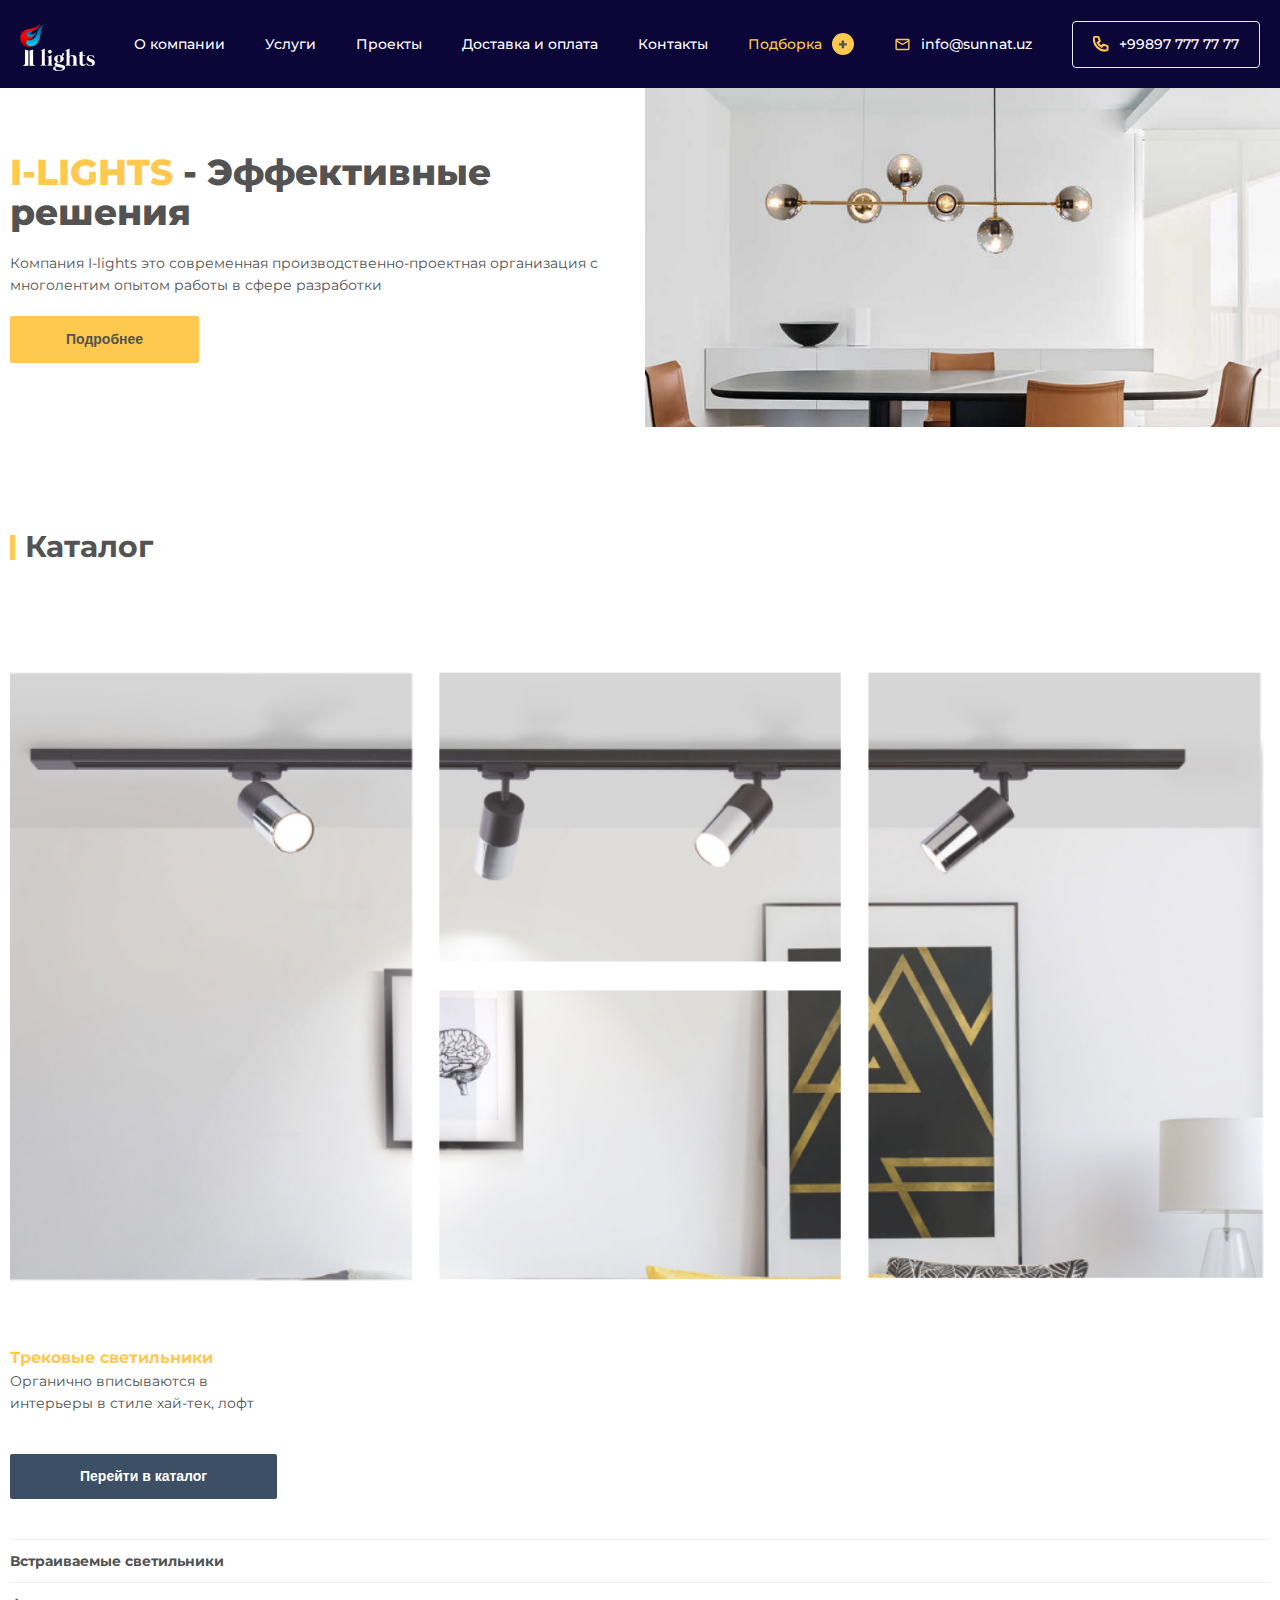
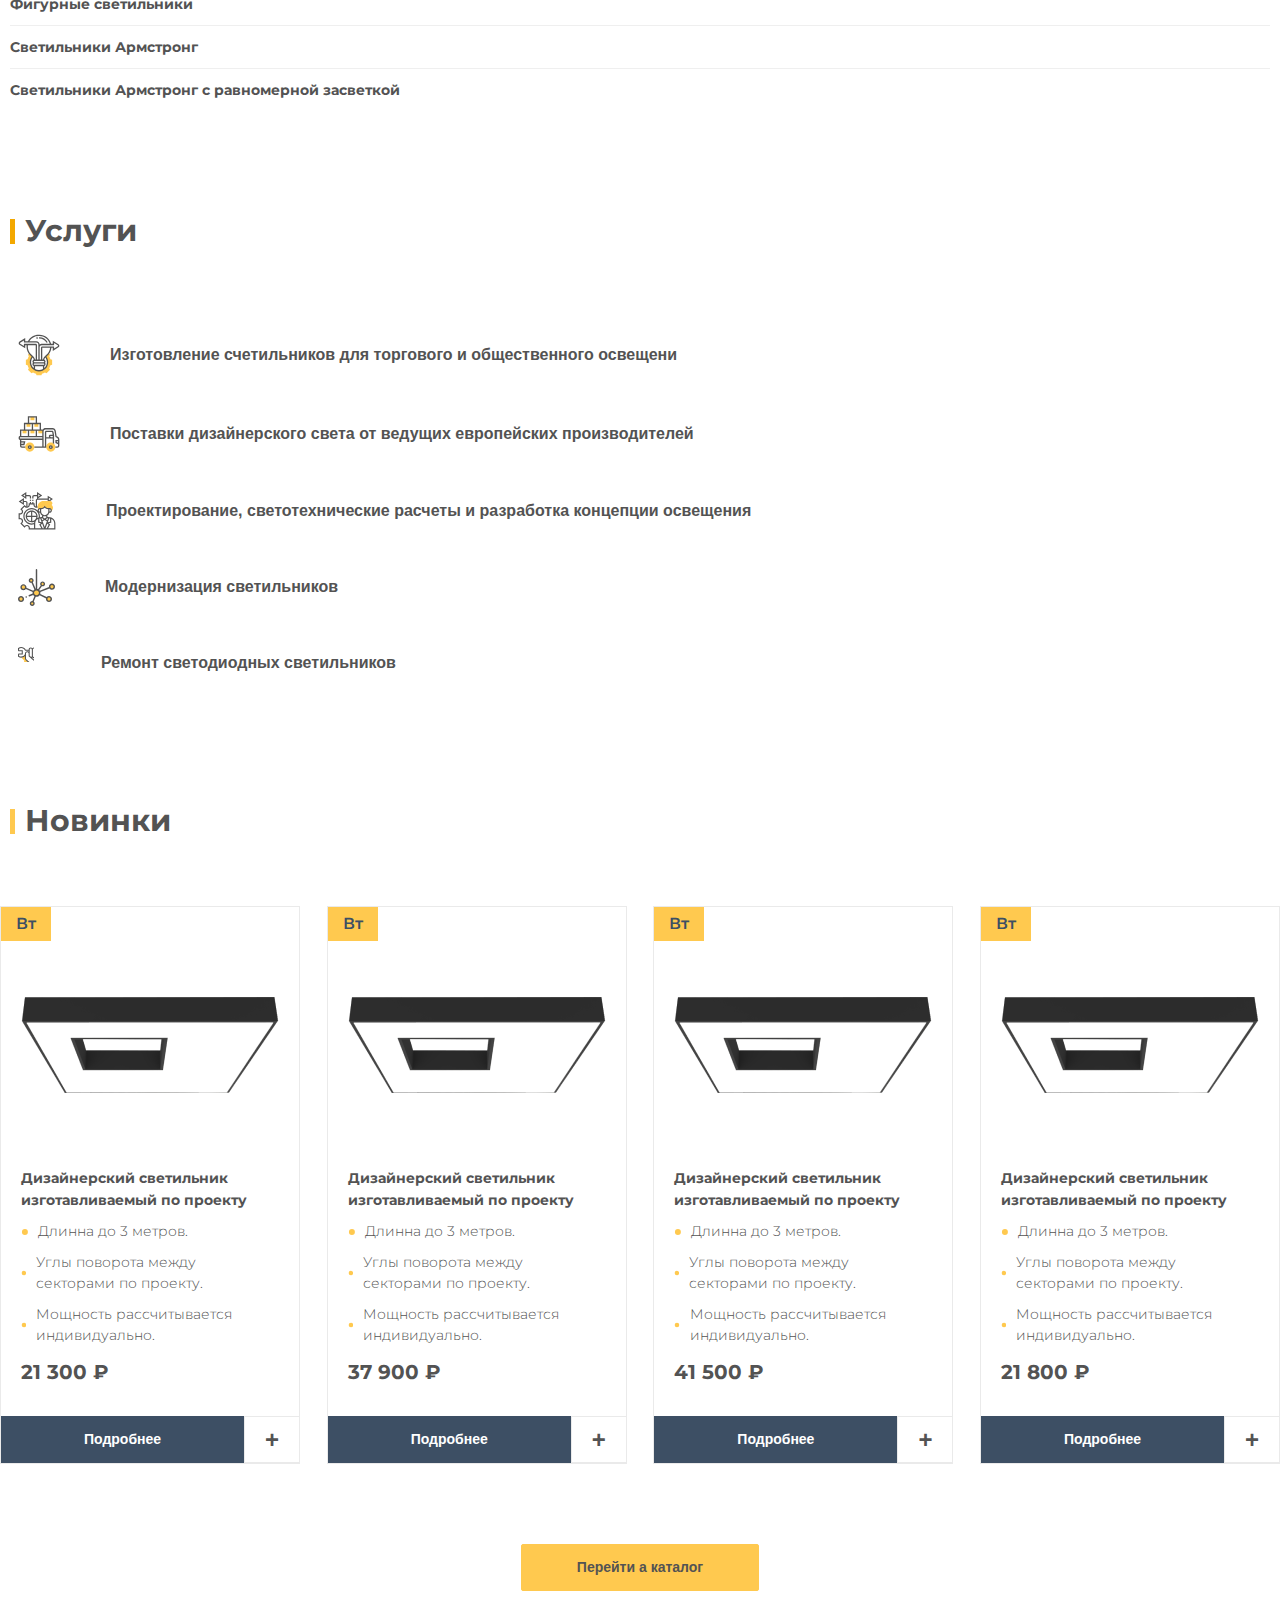
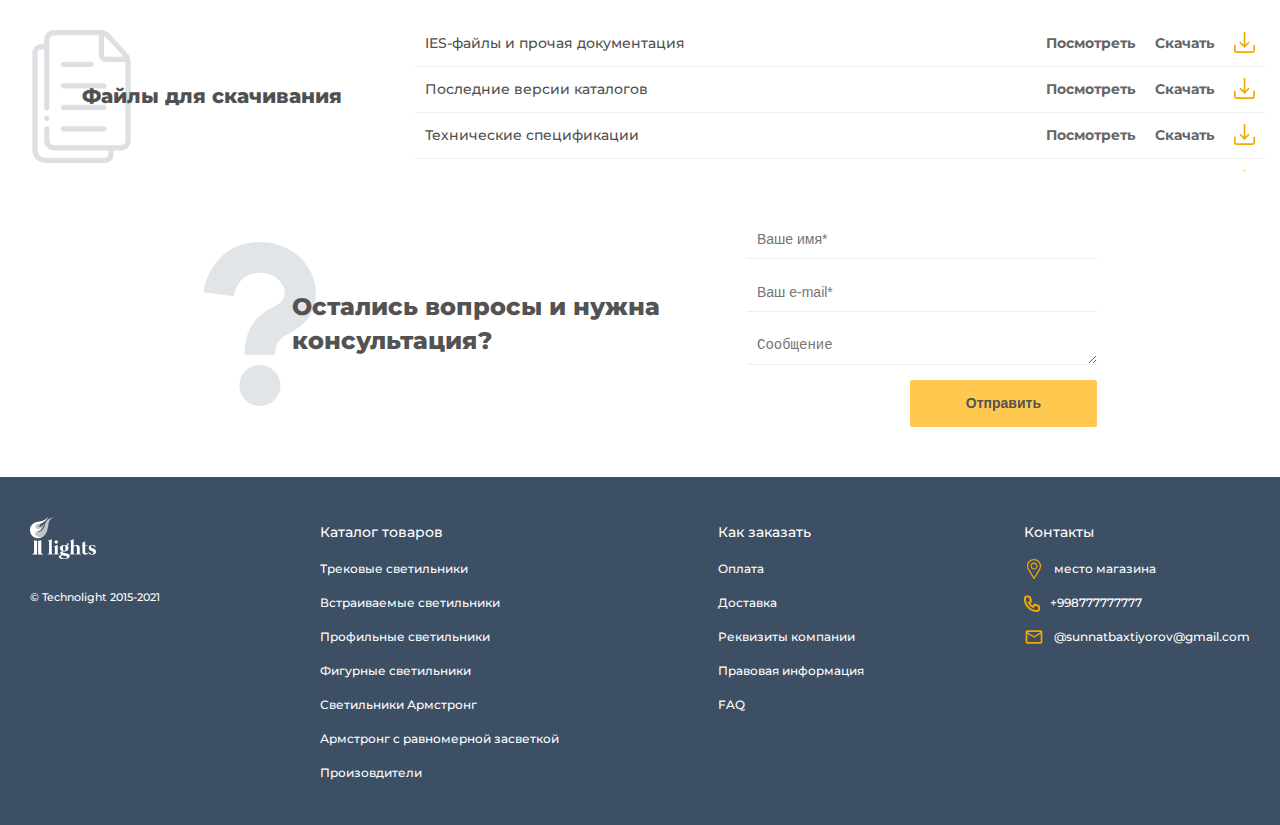
<file: index.html>
<!DOCTYPE html>
<html lang="en">
<head>
    <meta charset="UTF-8">
    <meta http-equiv="X-UA-Compatible" content="IE=edge">
    <meta name="viewport" content="width=device-width, initial-scale=1.0">
    <title>Главная</title>
    <link rel="stylesheet" href="style/main.css">
</head>
<body>
    <section class="top">
        <div class="container">
            <header class="header">
                <a class="logo" href="">
                <img src="img/logo.png" alt="logo">  
                </a>
                <nav id="nav" class="nav">
                    <a href="about.html" class="nav__link">О компании </a>
                    <a href="" class="nav__link">Услуги </a>
                    <a href="" class="nav__link">Проекты</a>
                    <a href="" class="nav__link">Доставка и оплата</a>
                    <a href="" class="nav__link">Контакты</a>
                    <a href="" class="nav__link nav__link_yellow">
                        Подборка 
                        <svg width="22" height="22" viewBox="0 0 22 22" fill="none" xmlns="http://www.w3.org/2000/svg">
                            <circle cx="11" cy="11" r="11" fill="#FFC94F"/>
                            <path d="M14.816 12.568H12.112V15.208H9.648V12.568H6.928V10.232H9.648V7.592H12.112V10.232H14.816V12.568Z" fill="#535353"/>
                        </svg>       
                    </a>
                    <a href="" mailto="info@i-lights.ru" class="nav__link ">
                        <svg width="17" height="17" viewBox="0 0 17 17" fill="none" xmlns="http://www.w3.org/2000/svg">
                            <path fill-rule="evenodd" clip-rule="evenodd" d="M15.5832 4.25004C15.5832 3.47087 14.9457 2.83337 14.1665 2.83337H2.83317C2.054 2.83337 1.4165 3.47087 1.4165 4.25004V12.75C1.4165 13.5292 2.054 14.1667 2.83317 14.1667H14.1665C14.9457 14.1667 15.5832 13.5292 15.5832 12.75V4.25004ZM14.1665 4.25003L8.49982 7.7917L2.83316 4.25003H14.1665ZM14.1665 12.75H2.83316V5.6667L8.49982 9.20836L14.1665 5.6667V12.75Z" fill="#FFC94F"/>
                        </svg>
                        info@sunnat.uz                        
                    </a>
    
                    <a class="nav__link btn" href="">
                        <svg width="16" height="16" viewBox="0 0 16 16" fill="none" xmlns="http://www.w3.org/2000/svg">
                            <g clip-path="url(#clip0)">
                            <path d="M0.799805 2.33338C0.799805 1.92672 0.961349 1.5367 1.24891 1.24915C1.53646 0.961593 1.92648 0.800049 2.33314 0.800049H4.8478C5.00864 0.800169 5.16537 0.850873 5.29581 0.944985C5.42624 1.0391 5.52378 1.17185 5.5746 1.32445L6.72307 4.76908C6.78126 4.94414 6.77438 5.13431 6.70369 5.30471C6.633 5.4751 6.50323 5.6143 6.3382 5.69674L4.60784 6.56308C5.45601 8.44029 6.95956 9.94381 8.83676 10.792L9.70308 9.06165C9.78556 8.89661 9.92476 8.76685 10.0952 8.69613C10.2656 8.62549 10.4557 8.61861 10.6308 8.67677L14.0754 9.82525C14.2281 9.87613 14.361 9.97373 14.4551 10.1044C14.5492 10.2349 14.5998 10.3918 14.5998 10.5528V13.0667C14.5998 13.4734 14.4383 13.8634 14.1507 14.1509C13.8632 14.4385 13.4732 14.6 13.0664 14.6H12.2998C5.94874 14.6 0.799805 9.45109 0.799805 3.10005V2.33338Z" stroke="#FFC94F" stroke-width="2" stroke-linecap="round" stroke-linejoin="round"/>
                            </g>
                            <defs>
                            <clipPath id="clip0">
                            <rect width="16" height="16" fill="white"/>
                            </clipPath>
                            </defs>
                        </svg>
                        +99897 777 77 77                        
                    </a>
    
                    <span onclick="closeBurger()" id="close-burger">
                    +
                            
                    </span>
                </nav>
                <span onclick="openBurger()" id="burger">
                    <svg width="29" height="19" viewBox="0 0 29 19" fill="none" xmlns="http://www.w3.org/2000/svg">
                        <line y1="9.5" x2="29" y2="9.5" stroke="#FFC94F"/>
                        <line y1="18.5" x2="29" y2="18.5" stroke="#FFC94F"/>
                        <line y1="0.5" x2="29" y2="0.5" stroke="#FFC94F"/>
                        <line y1="0.5" x2="29" y2="0.5" stroke="black" stroke-opacity="0.2"/>
                        </svg>
                        
                </span>
            </header>
        </div>
    </section>
    <div class="container">
        <div class="home">
            <div class="home-tab">
                <h2 class="home-tab__title">
                    <span class="yellow">I-LIGHTS</span> - Эффективные решения
                </h2>
                <p class="home-tab__text">
                    Компания I-lights это современная производственно-проектная организация с многолентим опытом работы в сфере разработки 
                </p>
                <button class="btn-2">Подробнее</button>
            </div>
            <div class="home-slide">
                <div class="column">
                    <button class="slider">
                        <svg width="7" height="11" viewBox="0 0 7 11" fill="none" xmlns="http://www.w3.org/2000/svg">
                            <path fill-rule="evenodd" clip-rule="evenodd" d="M6.55868e-08 5.5L5.5 1.78873e-08L7 1.5L3 5.5L7 9.5L5.4 11L6.55868e-08 5.5Z"/>
                        </svg>
                            
                    </button>
                    <button class="slider">
                        <svg width="7" height="11" viewBox="0 0 7 11" fill="none" xmlns="http://www.w3.org/2000/svg">
                            <path fill-rule="evenodd" clip-rule="evenodd" d="M7 5.5L1.5 11L1.78873e-08 9.5L4 5.5L1.13286e-07 1.5L1.6 1.90798e-08L7 5.5Z"/>
                        </svg>
                            
                    </button>
                </div>
                <img src="img/- 1.png" alt="" class="img">
            </div>
        </div>
        <div class="catalog-title">
            <svg width="5" height="25" viewBox="0 0 5 25" fill="none" xmlns="http://www.w3.org/2000/svg">
                <rect width="5" height="25" fill="#FFC94F"/>
            </svg>
                
            <h2 >Каталог</h2>
        </div>
        <div class="catalog">
            <div class="catalog-group">
                <h4 class="catalog-group__yellow-text">
                    Трековые светильники
                </h4>
                <p class="catalog-group__text">
                    Органично вписываются в интерьеры в стиле хай-тек, лофт 
                </p>
                <button class="  btn-2_blue">Перейти в каталог</button>
                <p class="choise">
                    Встраиваемые светильники
                </p>
                <p class="choise">
                    Фигурные светильники
                </p>
                <p class="choise">
                    Светильники Армстронг
                </p>
                <p class="choise">
                    Светильники Армстронг 
                    с равномерной засветкой
                </p>
            </div>
            <div class="catalog-img">
                <img class="catalog-img" src="img/Картинка.png" alt="">
            </div>
        </div>
        <div class="service-title">
            <svg width="5" height="25" viewBox="0 0 5 25" fill="none" xmlns="http://www.w3.org/2000/svg">
                <rect width="5" height="25" fill="#F3A800"/>
            </svg>
                
            <h2>Услуги</h2>

        </div>
        <div class="service">
            <button class="accordion">
                <svg width="42" height="42" viewBox="0 0 42 42" fill="none" xmlns="http://www.w3.org/2000/svg">
                    <path d="M32.4148 25.2047C32.1451 24.1803 31.7376 23.1985 31.1994 22.2778L32.0073 20.6628L30.6679 19.3234C30.2072 19.9639 29.6822 20.5624 29.0889 21.1011L27.7541 22.3146L27.5218 22.7372C28.77 24.2203 29.5312 26.1261 29.5312 28.2162C29.5312 32.9281 25.7119 36.7475 21 36.7475C16.2881 36.7475 12.4688 32.9281 12.4688 28.2162C12.4688 26.0696 13.2674 24.114 14.576 22.6145L12.9111 21.1005C12.3178 20.5611 11.7889 19.9658 11.3282 19.326L9.99272 20.6621L10.8006 22.2771C10.2631 23.1979 9.85556 24.1796 9.58519 25.204L7.875 25.7743V30.6575L9.58519 31.2277C9.85491 32.2521 10.2624 33.2339 10.8006 34.1546L9.99272 35.7696L13.4466 39.2228L15.0616 38.4156C15.9823 38.9531 16.9641 39.3606 17.9885 39.6304L18.5581 41.3412H23.4413L24.0115 39.631C25.0359 39.3613 26.0177 38.9538 26.9384 38.4163L28.5534 39.2235L32.0073 35.7703L31.1994 34.1553C31.7369 33.2345 32.1444 32.2528 32.4148 31.2284L34.125 30.6581V25.775L32.4148 25.2047Z" fill="#FFC94F"/>
                    <path d="M28.5633 8.83975L29.7183 8.215C28.0698 5.17 24.8975 3.27869 21.4377 3.27869H21V4.59119H21.4377C24.4151 4.59119 27.1458 6.21869 28.5633 8.83975Z" fill="#535353"/>
                    <path d="M19.7922 4.62793L19.6655 3.32199C19.1891 3.36793 18.714 3.45127 18.252 3.5694L18.5775 4.84121C18.9738 4.73949 19.3827 4.66796 19.7922 4.62793Z" fill="#535353"/>
                    <path d="M40.4795 10.2494L34.7812 6.68856V9.84119H33.1183C31.8202 4.48816 27.0001 0.653687 21.4377 0.653687H20.5623C16.0519 0.653687 11.8978 3.21831 9.85163 7.21619H7.21875V4.06356L1.52053 7.62437C0.979125 7.963 0.65625 8.54641 0.65625 9.18494C0.65625 9.82347 0.979125 10.4069 1.52053 10.7455L7.21875 14.3063V11.1537H8.64019C8.57588 11.661 8.53125 12.1722 8.53125 12.6847C8.53125 16.067 9.96712 19.3122 12.4694 21.5867L13.6802 22.6873C12.4747 24.2793 11.8125 26.2166 11.8125 28.2162C11.8125 33.2824 15.9338 37.4037 21 37.4037C26.0662 37.4037 30.1875 33.2824 30.1875 28.2162C30.1875 26.2166 29.5253 24.2793 28.3198 22.6873L29.5306 21.5867C31.7474 19.5721 33.1282 16.7535 33.4031 13.7793H34.7812V16.932L40.4795 13.3712C41.0209 13.0319 41.3438 12.4485 41.3438 11.8099C41.3438 11.1714 41.0209 10.588 40.4795 10.2494ZM20.5623 1.96619H21.4377C26.2861 1.96619 30.5064 5.23431 31.7697 9.84119H23.625C22.8834 9.84119 22.2062 10.0978 21.6562 10.5145V10.4974C21.6562 8.68816 20.1843 7.21619 18.375 7.21619H11.3492C13.2661 3.99859 16.7724 1.96619 20.5623 1.96619ZM25.5938 26.9037C25.956 26.9037 26.25 27.1983 26.25 27.5599C26.25 27.9215 25.956 28.2162 25.5938 28.2162H16.4062C16.044 28.2162 15.75 27.9215 15.75 27.5599C15.75 27.1983 16.044 26.9037 16.4062 26.9037H25.5938ZM26.25 30.1849C26.25 30.5465 25.956 30.8412 25.5938 30.8412H16.4062C16.044 30.8412 15.75 30.5465 15.75 30.1849C15.75 29.8233 16.044 29.5287 16.4062 29.5287H25.5938C25.956 29.5287 26.25 29.8233 26.25 30.1849ZM5.90625 9.84119V11.9386L2.21681 9.6325C2.06194 9.53537 1.96875 9.36803 1.96875 9.18494C1.96875 9.00184 2.06194 8.8345 2.21681 8.73737L5.90625 6.43131V8.52869H18.375C19.4604 8.52869 20.3438 9.412 20.3438 10.4974V13.1224V25.5912H19.0312V11.1537C19.0312 10.4298 18.4426 9.84119 17.7188 9.84119H5.90625ZM9.84375 12.6847C9.84375 12.1715 9.89231 11.6603 9.96516 11.1537H17.7188V25.5912H17.0152C16.8597 24.3988 16.2901 23.2858 15.3917 22.4688L13.3534 20.6148C11.1221 18.589 9.84375 15.6976 9.84375 12.6847ZM13.125 28.2162C13.125 26.546 13.6618 24.9238 14.6455 23.5791C15.2237 24.1619 15.5958 24.9159 15.7093 25.7251C14.9677 26.0072 14.4375 26.7206 14.4375 27.5599C14.4375 28.0659 14.635 28.5233 14.9494 28.8724C14.6344 29.2216 14.4375 29.679 14.4375 30.1849C14.4375 31.0394 14.9881 31.7612 15.75 32.0329V34.0693C14.1435 32.6262 13.125 30.5406 13.125 28.2162ZM17.0625 35.0254V32.1537H24.9375V35.0254C23.7779 35.6987 22.4352 36.0912 21 36.0912C19.5648 36.0912 18.2221 35.6987 17.0625 35.0254ZM26.25 34.0693V32.0329C27.0119 31.7612 27.5625 31.0394 27.5625 30.1849C27.5625 29.679 27.365 29.2216 27.0506 28.8724C27.3656 28.5233 27.5625 28.0659 27.5625 27.5599C27.5625 26.7206 27.0322 26.0072 26.2907 25.7251C26.4036 24.9166 26.7757 24.1625 27.3538 23.5791C28.3382 24.9238 28.875 26.546 28.875 28.2162C28.875 30.5406 27.8565 32.6262 26.25 34.0693ZM28.6473 20.6155L26.609 22.4688C25.7106 23.2858 25.1409 24.3988 24.9854 25.5912H24.2812V13.7787H32.0873C31.8163 16.3847 30.5931 18.8469 28.6473 20.6155ZM39.7832 12.2575L36.0938 14.5636V12.4662H24.2812C23.5574 12.4662 22.9688 13.0548 22.9688 13.7787V25.5912H21.6562V13.1224C21.6562 12.037 22.5396 11.1537 23.625 11.1537H36.0938V9.05631L39.7832 11.3624C39.9381 11.4595 40.0312 11.6268 40.0312 11.8099C40.0312 11.993 39.9381 12.1604 39.7832 12.2575Z" fill="#535353"/>
                </svg>
                    
                Изготовление счетильников для торгового и общественного освещени
            </button>
            <div class="panel">
              <p class="panel__text">Мы ценим Ваше время, поэтому, коротко о главном.
                Наша компания была образована с целью предложить Российскому рынку профессиональные светотехнические решен
                ия для освещения магазинов, офисов и объектов общественно-развлекательного назначения. Сегодня мы поставляем
                 осветительное оборудование различных ценовых категорий из стран Юго-Восточной Азии и Европы, а так же являемся дистри
                 бьюторами лучших Российских производителей. А среди наших клиентов, сетевые и частные магазины одежды и обуви, продукт
                 овые магазины, торговые и офисные центры, представители индустрии красоты и здоровья, кафе, рестораны, отели, коттеджн
                 ые поселки и частные заказчики.
                </p>
            </div>
            
            <button class="accordion">
                <svg width="42" height="43" viewBox="0 0 42 43" fill="none" xmlns="http://www.w3.org/2000/svg">
                    <path d="M12.4688 14.7784H8.53125V11.4972H12.4688V14.7784Z" fill="#FFC94F"/>
                    <path d="M20.3438 14.7784H16.4062V11.4972H20.3438V14.7784Z" fill="#FFC94F"/>
                    <path d="M24.9375 21.3409H20.3438V18.0597H24.9375V21.3409Z" fill="#FFC94F"/>
                    <path d="M16.4062 21.3409H12.4688V18.0597H16.4062V21.3409Z" fill="#FFC94F"/>
                    <path d="M8.53125 21.3409H4.59375V18.0597H8.53125V21.3409Z" fill="#FFC94F"/>
                    <path d="M32.8125 39.7159C30.28 39.7159 28.2188 37.6547 28.2188 35.1222C28.2188 32.5897 30.28 30.5284 32.8125 30.5284C35.345 30.5284 37.4062 32.5897 37.4062 35.1222C37.4062 37.6547 35.345 39.7159 32.8125 39.7159ZM32.8125 33.8097C32.0887 33.8097 31.5 34.3983 31.5 35.1222C31.5 35.846 32.0887 36.4347 32.8125 36.4347C33.5363 36.4347 34.125 35.846 34.125 35.1222C34.125 34.3983 33.5363 33.8097 32.8125 33.8097Z" fill="#FFC94F"/>
                    <path d="M11.8125 39.7159C9.28003 39.7159 7.21875 37.6547 7.21875 35.1222C7.21875 32.5897 9.28003 30.5284 11.8125 30.5284C14.345 30.5284 16.4062 32.5897 16.4062 35.1222C16.4062 37.6547 14.345 39.7159 11.8125 39.7159ZM11.8125 33.8097C11.0887 33.8097 10.5 34.3983 10.5 35.1222C10.5 35.846 11.0887 36.4347 11.8125 36.4347C12.5363 36.4347 13.125 35.846 13.125 35.1222C13.125 34.3983 12.5363 33.8097 11.8125 33.8097Z" fill="#FFC94F"/>
                    <path d="M16.4062 8.21594H12.4688V4.93469H16.4062V8.21594Z" fill="#FFC94F"/>
                    <path d="M39.5299 24.6222L38.6544 24.1845L37.7626 18.8334C37.4981 17.244 36.1364 16.0909 34.526 16.0909H27.5625C26.4948 16.0909 25.5537 16.6113 24.9546 17.4034H22.9688V10.8409H19.0312V4.27844H9.84375V10.8409H5.90625V17.4034H1.96875V23.9659C1.24491 23.9659 0.65625 24.5546 0.65625 25.2784V26.5909C0.65625 27.3148 1.24491 27.9034 1.96875 27.9034V33.8097C1.96875 34.8951 2.85206 35.7784 3.9375 35.7784H7.27125C7.24041 35.5632 7.21875 35.3453 7.21875 35.1222C7.21875 34.8991 7.24041 34.6812 7.27125 34.4659H3.9375C3.57525 34.4659 3.28125 34.1719 3.28125 33.8097V33.1534H6.41878L7.40316 29.2159H3.28125V27.9034H24.2812V34.4659H16.3538C16.3846 34.6812 16.4062 34.8991 16.4062 35.1222C16.4062 35.3453 16.3846 35.5632 16.3538 35.7784H28.2713C28.2404 35.5632 28.2188 35.3453 28.2188 35.1222C28.2188 34.8991 28.2404 34.6812 28.2713 34.4659H28.2188V26.5909H33.4688H34.125H34.7812V30.978C35.2728 31.2123 35.7171 31.5286 36.0938 31.9138V23.3097L35.446 19.7883C35.3305 19.1674 34.7878 18.7159 34.1558 18.7159H28.2188C27.4949 18.7159 26.9062 19.3046 26.9062 20.0284V34.4659H25.5938V19.3722C25.5938 18.2868 26.4771 17.4034 27.5625 17.4034H34.526C35.4926 17.4034 36.309 18.0958 36.4678 19.0487L37.4699 25.0599L38.9425 25.7962C39.6139 26.1322 40.0312 26.8068 40.0312 27.5569V27.9034H37.4062V30.934L40.0312 32.2465V33.8097C40.0312 34.1719 39.7373 34.4659 39.375 34.4659H37.3537C37.3846 34.6812 37.4062 34.8991 37.4062 35.1222C37.4062 35.3453 37.3846 35.5632 37.3537 35.7784H39.375C40.4604 35.7784 41.3438 34.8951 41.3438 33.8097V27.5569C41.3438 26.3061 40.6488 25.1826 39.5299 24.6222ZM5.72184 30.5284L5.39372 31.8409H3.28125V30.5284H5.72184ZM34.125 25.2784H33.4688C32.7449 25.2784 32.1562 24.6898 32.1562 23.9659H34.7812V25.2784H34.125ZM34.1552 20.0284L34.6467 22.6534H32.1562C31.4324 22.6534 30.8438 23.2421 30.8438 23.9659C30.8438 24.4463 30.9829 24.8906 31.2086 25.2784H28.2188V20.0284H34.1552ZM24.2812 19.3722V23.9659H19.0312V18.7159H24.3475C24.3042 18.9279 24.2812 19.1478 24.2812 19.3722ZM17.7188 18.7159V23.9659H11.1562V18.7159H17.7188ZM21.6562 17.4034H19.0312H17.7188H15.0938V12.1534H21.6562V17.4034ZM11.1562 5.59094H17.7188V10.8409H15.0938H13.7812H11.1562V5.59094ZM7.21875 12.1534H13.7812V17.4034H11.1562H9.84375H7.21875V12.1534ZM3.28125 18.7159H9.84375V23.9659H3.28125V18.7159ZM1.96875 26.5909V25.2784H24.2812V26.5909H1.96875ZM38.7188 30.1229V29.2159H40.0312V30.7791L38.7188 30.1229Z" fill="#535353"/>
                    <path d="M32.8125 33.1534C31.7271 33.1534 30.8438 34.0368 30.8438 35.1222C30.8438 36.2076 31.7271 37.0909 32.8125 37.0909C33.8979 37.0909 34.7812 36.2076 34.7812 35.1222C34.7812 34.0368 33.8979 33.1534 32.8125 33.1534ZM32.8125 35.7784C32.4503 35.7784 32.1562 35.4844 32.1562 35.1222C32.1562 34.7599 32.4503 34.4659 32.8125 34.4659C33.1748 34.4659 33.4688 34.7599 33.4688 35.1222C33.4688 35.4844 33.1748 35.7784 32.8125 35.7784Z" fill="#535353"/>
                    <path d="M11.8125 33.1534C10.7271 33.1534 9.84375 34.0368 9.84375 35.1222C9.84375 36.2076 10.7271 37.0909 11.8125 37.0909C12.8979 37.0909 13.7812 36.2076 13.7812 35.1222C13.7812 34.0368 12.8979 33.1534 11.8125 33.1534ZM11.8125 35.7784C11.4503 35.7784 11.1562 35.4844 11.1562 35.1222C11.1562 34.7599 11.4503 34.4659 11.8125 34.4659C12.1748 34.4659 12.4688 34.7599 12.4688 35.1222C12.4688 35.4844 12.1748 35.7784 11.8125 35.7784Z" fill="#535353"/>
                </svg>
                    
                Поставки дизайнерского света от ведущих европейских производителей
            </button>
            <div class="panel">
              <p class="panel__text">Lorem ipsum...</p>
            </div>
            
            <button class="accordion">
                <svg width="38" height="38" viewBox="0 0 38 38" fill="none" xmlns="http://www.w3.org/2000/svg">
                    <path d="M33.25 18.4035C33.25 17.4196 32.4526 16.6222 31.4688 16.6222H30.875H30.0473C28.7096 16.6222 27.4609 15.9536 26.7188 14.841C25.9766 15.9536 24.7279 16.6222 23.3902 16.6222H22.5625H21.9688C20.9849 16.6222 20.1875 17.4196 20.1875 18.4035C20.1875 18.613 20.2303 18.8108 20.2968 18.9972H20.1875L20.1103 17.0812L19.8859 16.4079C19.6923 15.8254 19.5938 15.2192 19.5938 14.6058C19.5938 11.4619 22.1522 8.90345 25.2961 8.90345H32.1646C33.4174 8.90345 34.4375 9.92351 34.4375 11.1763C34.4375 11.7831 34.2012 12.3543 33.7719 12.7836L33.5867 12.9689C34.4933 13.6113 35.0312 14.6486 35.0312 15.7642C35.0312 16.4429 34.8323 17.1002 34.4553 17.6654L33.5677 18.9972H33.1407C33.2072 18.8108 33.25 18.613 33.25 18.4035Z" fill="#FFC94F"/>
                    <path d="M11.875 4.74717C11.875 4.41942 11.609 4.15342 11.2813 4.15342H8.3125V7.0438L3.08572 3.55967L8.3125 0.0755463V2.96592H11.2813C12.2633 2.96592 13.0625 3.76511 13.0625 4.74717V6.52842H11.875V4.74717ZM7.125 2.2938L5.22678 3.55967L7.125 4.82555V2.2938Z" fill="#535353"/>
                    <path d="M13.0625 7.71595H11.875V8.90345H13.0625V7.71595Z" fill="#535353"/>
                    <path d="M2.12384 21.3722C2.84763 21.3722 3.49422 20.9399 3.78337 20.2417C4.06541 19.5678 3.91519 18.8006 3.40159 18.287L2.31919 17.2046L6.51937 13.0045L7.60178 14.0869C7.80484 14.2905 8.04888 14.4342 8.31191 14.5185V10.6847C8.31191 10.3569 8.04591 10.0909 7.71816 10.0909H5.93691V12.9813L0.710716 9.49717L5.9375 6.01305V8.90342H7.71875C8.70081 8.90342 9.5 9.70261 9.5 10.6847V14.4847C9.52909 14.474 9.55878 14.4675 9.58728 14.455C10.2552 14.1789 10.6875 13.5323 10.6875 12.8085V11.2784H11.875V10.0909H13.0625V11.2784H14.25V10.0909H15.4375V11.2784H16.625V12.8085C16.625 13.5323 17.0572 14.1789 17.7555 14.468C17.7739 14.4758 17.7935 14.4799 17.8125 14.487V8.30967C17.8125 7.53661 18.3107 6.88348 19 6.63767V4.15342H16.0312C15.7035 4.15342 15.4375 4.41942 15.4375 4.74717V6.52842H14.25V4.74717C14.25 3.76511 15.0492 2.96592 16.0312 2.96592H19V0.0755463L24.2268 3.55967L19.7737 6.52842H29.6875V3.63805L34.9143 7.12217L32.2323 8.90995C32.2092 8.90936 32.1878 8.90342 32.1646 8.90342H29.6875V7.71592H19.5938C19.266 7.71592 19 7.98192 19 8.30967V14.5191C19.225 14.4461 19.4317 14.3202 19.6163 14.1599C19.605 14.3077 19.5938 14.455 19.5938 14.6058C19.5938 14.9151 19.6193 15.2227 19.6686 15.5267C18.9299 15.8592 18.0708 15.8877 17.2698 15.5528C16.1571 15.0915 15.4375 14.0138 15.4375 12.8085V12.4659H11.875V12.8085C11.875 14.0138 11.1554 15.0915 10.0148 15.5641C8.89319 16.032 7.61722 15.7826 6.76222 14.9264L6.51937 14.6836L3.99831 17.2046L4.24116 17.4475C5.09616 18.3025 5.34672 19.5796 4.86757 20.7268C4.40681 21.84 3.32915 22.5597 2.12384 22.5597H1.78125V26.1222H2.12384C3.32915 26.1222 4.40681 26.8418 4.87944 27.9824C5.34731 29.1028 5.09675 30.3794 4.24175 31.235L3.99891 31.4778L6.51997 33.9989L6.76281 33.756C7.61722 32.9016 8.89259 32.6505 10.0421 33.1296C11.1554 33.5904 11.875 34.668 11.875 35.8733V36.2159H16.0312V32.3067C15.2641 32.5353 14.4691 32.6534 13.6562 32.6534C9.0725 32.6534 5.34375 28.9247 5.34375 24.3409C5.34375 19.7572 9.0725 16.0284 13.6562 16.0284C15.9891 16.0284 18.0975 16.998 19.6086 18.5507C19.6056 18.5014 19.5938 18.4539 19.5938 18.4034C19.5938 17.0936 20.6589 16.0284 21.9688 16.0284H22.5625H23.3908C24.5326 16.0284 25.5918 15.4614 26.2247 14.5114L26.7188 13.7704L27.2128 14.5114C27.8457 15.4614 28.9055 16.0284 30.0467 16.0284H30.875H31.4688C32.7786 16.0284 33.8438 17.0936 33.8438 18.4034C33.8438 19.7132 32.7786 20.7784 31.4688 20.7784H31.3126C31.0044 21.9701 30.2462 22.98 29.2279 23.6165L29.5735 24.997L32.0726 25.3539C32.9852 25.4851 33.8728 25.8235 34.64 26.3347C36.3719 27.4896 37.4062 29.4222 37.4062 31.5039V37.4034H10.6875V35.8733C10.6875 35.1496 10.2553 34.503 9.557 34.2138C8.88309 33.9318 8.11597 34.0814 7.60238 34.5956L6.51997 35.678L2.31978 31.4778L3.40219 30.3954C3.91519 29.8818 4.06541 29.1147 3.77091 28.4099C3.49422 27.7419 2.84763 27.3097 2.12384 27.3097H0.59375V21.3722H2.12384ZM4.75 8.2313L2.85178 9.49717L4.75 10.763V8.2313ZM20.1875 4.82555L22.0857 3.55967L20.1875 2.2938V4.82555ZM30.875 8.38805L32.7732 7.12217L30.875 5.8563V8.38805ZM24.1846 26.1507L23.4519 26.2552L24.1543 28.1558L25.6565 27.2545L24.1846 26.1507ZM21.5335 26.5301C21.4801 26.5378 21.4284 26.5526 21.375 26.5621V29.7755L23.6241 30.1508L22.2484 26.428L21.5335 26.5301ZM26.7188 28.002L24.5729 29.2898L26.7188 35.0961L28.8646 29.2898L26.7188 28.002ZM27.5714 36.2159H28.7494L30.6933 32.8143L29.2339 31.7195L27.5714 36.2159ZM24.2042 31.7189L22.7448 32.8137L24.6881 36.2159H25.8661L24.2042 31.7189ZM21.1927 32.4925L22.8772 31.2296L20.1875 30.7819V26.9285C19.934 27.0419 19.687 27.1695 19.4566 27.3227C18.0553 28.2573 17.2188 29.82 17.2188 31.5039V36.2159H23.3207L21.1927 32.4925ZM18.3653 24.9347H14.25V29.05C16.3946 28.7804 18.0957 27.0793 18.3653 24.9347ZM13.0625 24.9347H8.94722C9.21619 27.0793 10.9179 28.7804 13.0625 29.05V24.9347ZM13.0625 23.7472V19.6319C10.9179 19.9009 9.21678 21.6025 8.94722 23.7472H13.0625ZM14.25 23.7472H18.3653C18.0963 21.6025 16.3946 19.9015 14.25 19.6319V23.7472ZM13.6562 17.2159C9.72741 17.2159 6.53125 20.4121 6.53125 24.3409C6.53125 28.2698 9.72741 31.4659 13.6562 31.4659C14.4851 31.4659 15.2903 31.3175 16.0597 31.0414C16.096 30.5587 16.1868 30.0884 16.3299 29.6348C15.5254 30.0433 14.6187 30.2784 13.6562 30.2784C10.3823 30.2784 7.71875 27.6149 7.71875 24.3409C7.71875 21.067 10.3823 18.4034 13.6562 18.4034C16.9302 18.4034 19.5938 21.067 19.5938 24.3409C19.5938 24.9204 19.5065 25.4797 19.3509 26.01C19.7719 25.7891 20.2178 25.6139 20.6785 25.4934C20.7397 25.1134 20.7812 24.7292 20.7812 24.3409C20.7812 20.4121 17.5851 17.2159 13.6562 17.2159ZM21.9688 24.3409C21.9688 24.6538 21.9492 24.9661 21.9147 25.2755L23.8646 24.997L24.2102 23.6165C23.1919 22.9795 22.4342 21.9701 22.1255 20.7784H21.9688C21.6499 20.7784 21.3465 20.7131 21.0686 20.5991C21.6398 21.7255 21.9688 22.9943 21.9688 24.3409ZM20.7812 18.4034C20.7812 19.0583 21.3138 19.5909 21.9688 19.5909V17.2159C21.3138 17.2159 20.7812 17.7485 20.7812 18.4034ZM32.6562 18.4034C32.6562 17.7485 32.1237 17.2159 31.4688 17.2159V19.5909C32.1237 19.5909 32.6562 19.0583 32.6562 18.4034ZM30.2812 19.5909V17.2159H30.0467C28.7743 17.2159 27.5773 16.6934 26.7188 15.7891C25.8602 16.6934 24.6626 17.2159 23.3908 17.2159H23.1562V19.5909C23.1562 21.5556 24.754 23.1534 26.7188 23.1534C28.6835 23.1534 30.2812 21.5556 30.2812 19.5909ZM26.7188 24.3409C26.2271 24.3409 25.7521 24.2655 25.3062 24.1266L25.0159 25.2903L26.7188 26.5675L28.4222 25.2897L28.1319 24.126C27.6854 24.2655 27.2104 24.3409 26.7188 24.3409ZM29.2529 26.1507L27.781 27.2545L29.2832 28.1558L29.9856 26.2552L29.2529 26.1507ZM31.1891 26.4274L29.8134 30.1502L32.0625 29.7749V26.5616C32.0097 26.552 31.9574 26.5372 31.904 26.5295L31.1891 26.4274ZM36.2188 31.5039C36.2188 29.8195 35.3822 28.2567 33.9809 27.3227C33.7505 27.1695 33.5035 27.0419 33.25 26.9285V30.7819L30.5597 31.2296L32.2442 32.4925L30.1168 36.2159H36.2188V31.5039Z" fill="#535353"/>
                    <path d="M15.4375 7.71595H14.25V8.90345H15.4375V7.71595Z" fill="#535353"/>
                </svg>
                    
                Проектирование, светотехнические расчеты и разработка концепции освещения
            </button>
            <div class="panel">
              <p class="panel__text">Lorem ipsum...</p>
            </div>
            <button class="accordion">
                <svg width="37" height="37" viewBox="0 0 37 37" fill="none" xmlns="http://www.w3.org/2000/svg">
                    <path d="M14.2296 36.2657C15.187 36.2657 15.9631 35.4896 15.9631 34.5322C15.9631 33.5748 15.187 32.7987 14.2296 32.7987C13.2722 32.7987 12.4961 33.5748 12.4961 34.5322C12.4961 35.4896 13.2722 36.2657 14.2296 36.2657Z" fill="#FFC94F"/>
                    <path d="M3.03401 32.3652C4.31054 32.3652 5.34537 31.3304 5.34537 30.0539C5.34537 28.7774 4.31054 27.7425 3.03401 27.7425C1.75748 27.7425 0.722656 28.7774 0.722656 30.0539C0.722656 31.3304 1.75748 32.3652 3.03401 32.3652Z" fill="#FFC94F"/>
                    <path d="M33.9666 19.9418C35.2432 19.9418 36.278 18.9069 36.278 17.6304C36.278 16.3539 35.2432 15.3191 33.9666 15.3191C32.6901 15.3191 31.6553 16.3539 31.6553 17.6304C31.6553 18.9069 32.6901 19.9418 33.9666 19.9418Z" fill="#FFC94F"/>
                    <path d="M5.42952 20.5196C6.70604 20.5196 7.74087 19.4847 7.74087 18.2082C7.74087 16.9317 6.70604 15.8969 5.42952 15.8969C4.15299 15.8969 3.11816 16.9317 3.11816 18.2082C3.11816 19.4847 4.15299 20.5196 5.42952 20.5196Z" fill="#FFC94F"/>
                    <path d="M24.6066 16.6122C25.564 16.6122 26.3401 15.836 26.3401 14.8786C26.3401 13.9212 25.564 13.1451 24.6066 13.1451C23.6492 13.1451 22.873 13.9212 22.873 14.8786C22.873 15.836 23.6492 16.6122 24.6066 16.6122Z" fill="#FFC94F"/>
                    <path d="M13.1886 13.1451C14.146 13.1451 14.9221 12.369 14.9221 11.4116C14.9221 10.4542 14.146 9.6781 13.1886 9.6781C12.2312 9.6781 11.4551 10.4542 11.4551 11.4116C11.4551 12.369 12.2312 13.1451 13.1886 13.1451Z" fill="#FFC94F"/>
                    <path d="M30.993 32.3652C32.2695 32.3652 33.3044 31.3304 33.3044 30.0539C33.3044 28.7774 32.2695 27.7425 30.993 27.7425C29.7165 27.7425 28.6816 28.7774 28.6816 30.0539C28.6816 31.3304 29.7165 32.3652 30.993 32.3652Z" fill="#FFC94F"/>
                    <path d="M18.5004 27.0203C20.2556 27.0203 21.6785 25.5974 21.6785 23.8422C21.6785 22.087 20.2556 20.6641 18.5004 20.6641C16.7452 20.6641 15.3223 22.087 15.3223 23.8422C15.3223 25.5974 16.7452 27.0203 18.5004 27.0203Z" fill="#FFC94F"/>
                    <path d="M3.03365 27.0203C1.36088 27.0203 0 28.3812 0 30.0539C0 31.7267 1.36088 33.0876 3.03365 33.0876C4.70642 33.0876 6.0673 31.7267 6.0673 30.0539C6.0673 28.3812 4.70642 27.0203 3.03365 27.0203ZM3.03365 31.643C2.15743 31.643 1.4446 30.9302 1.4446 30.0539C1.4446 29.1777 2.15743 28.4649 3.03365 28.4649C3.90987 28.4649 4.62271 29.1777 4.62271 30.0539C4.62271 30.9302 3.90987 31.643 3.03365 31.643Z" fill="#535353"/>
                    <path d="M33.9662 20.6641C35.6389 20.6641 36.9998 19.3032 36.9998 17.6304C36.9998 15.9576 35.6389 14.5968 33.9662 14.5968C32.2934 14.5968 30.9325 15.9576 30.9325 17.6304C30.9325 17.7756 30.9434 17.9183 30.9632 18.0582L21.7853 21.7443C21.6319 21.5049 21.454 21.2827 21.2536 21.0828L23.8815 17.2253C24.1107 17.2962 24.354 17.3345 24.6061 17.3345C25.9603 17.3345 27.0619 16.2328 27.0619 14.8787C27.0619 13.5245 25.9603 12.4229 24.6061 12.4229C23.2519 12.4229 22.1503 13.5245 22.1503 14.8787C22.1503 15.4577 22.3522 15.9901 22.6886 16.4105L20.0603 20.2686C19.7949 20.1522 19.5142 20.0649 19.2221 20.01V0.728646C19.2221 0.32972 18.8986 0.00634766 18.4998 0.00634766C18.1009 0.00634766 17.7775 0.32972 17.7775 0.728646V20.0099C17.7726 20.0108 17.7677 20.0115 17.7628 20.0125L14.7939 13.2672C15.314 12.8166 15.6439 12.1521 15.6439 11.4116C15.6439 10.0574 14.5423 8.95576 13.1881 8.95576C11.8339 8.95576 10.7323 10.0574 10.7323 11.4116C10.7323 12.7657 11.8339 13.8674 13.1881 13.8674C13.2843 13.8674 13.379 13.8612 13.4724 13.8504L16.4191 20.5455C15.9627 20.8347 15.5694 21.2151 15.267 21.6621L8.42041 18.711C8.44779 18.5473 8.46281 18.3795 8.46281 18.2082C8.46281 16.5354 7.10193 15.1745 5.42916 15.1745C3.75639 15.1745 2.39551 16.5354 2.39551 18.2082C2.39551 19.881 3.75639 21.2418 5.42916 21.2418C6.41553 21.2418 7.29312 20.7684 7.84756 20.0371L14.6947 22.9885C14.633 23.2634 14.5994 23.5489 14.5994 23.8421C14.5994 24.1016 14.6254 24.3549 14.6739 24.6003L10.9296 26.1041C10.5594 26.2528 10.3799 26.6734 10.5285 27.0436C10.6417 27.3255 10.9126 27.4969 11.1989 27.4969C11.2885 27.4969 11.3797 27.4801 11.4679 27.4446L15.2142 25.94C15.5208 26.4185 15.9287 26.8257 16.4078 27.1314L14.4289 32.085C14.3628 32.0797 14.2964 32.0762 14.2291 32.0762C12.8749 32.0762 11.7732 33.1779 11.7732 34.532C11.7732 35.8862 12.8749 36.9879 14.2291 36.9879C15.5832 36.9879 16.6849 35.8862 16.6849 34.532C16.6849 33.7611 16.3275 33.0723 15.77 32.6218L17.7486 27.6691C17.9918 27.7168 18.2428 27.7424 18.4998 27.7424C19.7676 27.7424 20.8956 27.1341 21.6085 26.1944L28.0333 29.389C27.9852 29.6031 27.959 29.8254 27.959 30.0538C27.959 31.7266 29.3199 33.0874 30.9927 33.0874C32.6654 33.0874 34.0263 31.7266 34.0263 30.0538C34.0263 28.381 32.6654 27.0201 30.9927 27.0201C30.0655 27.0201 29.2347 27.4386 28.6778 28.0961L22.2529 24.9015C22.3481 24.5644 22.4003 24.2093 22.4003 23.8421C22.4003 23.5827 22.3743 23.3293 22.3257 23.0839L31.5031 19.398C32.0542 20.1639 32.9526 20.6641 33.9662 20.6641ZM24.6061 13.8674C25.1637 13.8674 25.6173 14.321 25.6173 14.8786C25.6173 15.4362 25.1637 15.8898 24.6061 15.8898C24.0485 15.8898 23.5949 15.4362 23.5949 14.8786C23.5949 14.321 24.0485 13.8674 24.6061 13.8674ZM12.1769 11.4116C12.1769 10.854 12.6305 10.4004 13.1881 10.4004C13.7457 10.4004 14.1993 10.854 14.1993 11.4116C14.1993 11.9692 13.7457 12.4228 13.1881 12.4228C12.6305 12.4228 12.1769 11.9692 12.1769 11.4116ZM5.42916 19.7973C4.55294 19.7973 3.8401 19.0845 3.8401 18.2083C3.8401 17.332 4.55294 16.6192 5.42916 16.6192C6.30538 16.6192 7.01822 17.332 7.01822 18.2083C7.01822 19.0845 6.30538 19.7973 5.42916 19.7973ZM14.2291 35.5434C13.6714 35.5434 13.2178 35.0898 13.2178 34.5322C13.2178 33.9746 13.6714 33.521 14.2291 33.521C14.7867 33.521 15.2403 33.9746 15.2403 34.5322C15.2403 35.0898 14.7867 35.5434 14.2291 35.5434ZM30.9926 28.4649C31.8688 28.4649 32.5816 29.1777 32.5816 30.0539C32.5816 30.9302 31.8688 31.643 30.9926 31.643C30.1164 31.643 29.4035 30.9302 29.4035 30.0539C29.4035 29.1777 30.1164 28.4649 30.9926 28.4649ZM18.4998 26.298C17.1456 26.298 16.044 25.1963 16.044 23.8422C16.044 22.488 17.1456 21.3864 18.4998 21.3864C19.854 21.3864 20.9556 22.488 20.9556 23.8422C20.9556 25.1963 19.854 26.298 18.4998 26.298ZM33.9662 16.0414C34.8424 16.0414 35.5552 16.7542 35.5552 17.6304C35.5552 18.5066 34.8424 19.2195 33.9662 19.2195C33.0899 19.2195 32.3771 18.5066 32.3771 17.6304C32.3771 16.7542 33.0899 16.0414 33.9662 16.0414Z" fill="#535353"/>
                    <path d="M8.19984 27.2666C8.00987 27.2666 7.82352 27.3439 7.68924 27.4782C7.55417 27.6126 7.47754 27.7982 7.47754 27.9889C7.47754 28.1788 7.55417 28.3652 7.68924 28.4995C7.82352 28.6339 8.00922 28.7112 8.19984 28.7112C8.3898 28.7112 8.57616 28.6339 8.7105 28.4995C8.84485 28.3652 8.92214 28.1788 8.92214 27.9889C8.92214 27.7982 8.84492 27.6126 8.7105 27.4782C8.57608 27.3439 8.38973 27.2666 8.19984 27.2666Z" fill="#535353"/>
                </svg>
                    
                    
                Модернизация светильников
            </button>
            <div class="panel">
              <p class="panel__text">Lorem ipsum...</p>
            </div>
            <button class="accordion">
                <svg width="33" height="34" viewBox="0 0 33 34" fill="none" xmlns="http://www.w3.org/2000/svg">
                    <g clip-path="url(#clip0)">
                    <path d="M30.8708 23.3521V15.9004H27.0391C26.9092 15.5358 26.7565 15.1723 26.5835 14.812L29.2964 12.0985L25.2699 8.07199L23.9515 8.11936V14.3037L22.723 15.5321C23.4975 16.7079 23.9515 18.113 23.9515 19.6262C23.9515 21.9166 22.9162 23.9636 21.2902 25.3305V25.4811H21.0996C19.8323 26.478 18.2377 27.0779 16.4999 27.0779C14.7621 27.0779 13.1674 26.478 11.9001 25.4811H11.7096V25.3305C10.0835 23.9636 9.04826 21.9166 9.04826 19.6262C9.04826 18.162 9.47673 16.801 10.2059 15.6492L8.17855 13.8752C7.71655 13.4712 7.45149 12.8868 7.45149 12.2731V8.71389L7.07518 8.7272L3.70386 12.0985L6.41678 14.812C6.24379 15.1723 6.09103 15.5358 5.96116 15.9004H2.12891V23.3521H5.96063C6.0905 23.7156 6.24273 24.0791 6.41624 24.44L3.70333 27.154L8.97162 32.4223L11.6856 29.7093C12.0465 29.8829 12.41 30.0351 12.7735 30.165V33.9972H20.2251V30.1655C20.5887 30.0356 20.9522 29.8834 21.3131 29.7099L24.0271 32.4228L29.2954 27.1545L26.5824 24.4405C26.756 24.0797 26.9082 23.7161 27.038 23.3526H30.8708V23.3521Z" fill="#FFC94F"/>
                    <path d="M31.9355 5.25526C32.5226 5.25526 33 4.77782 33 4.19074V2.05958L32.7647 1.90097C31.886 1.30963 30.8625 0.997192 29.8065 0.997192C27.8882 0.997192 26.153 2.00848 25.2019 3.65848H24.4839C24.4839 2.48432 23.529 1.52945 22.3548 1.52945C21.7161 1.52945 21.1487 1.81793 20.7581 2.26503C20.3674 1.81793 19.8 1.52945 19.1613 1.52945C18.5226 1.52945 17.9552 1.81793 17.5645 2.26503C17.1738 1.81793 16.6065 1.52945 15.9677 1.52945C15.329 1.52945 14.7616 1.81793 14.371 2.26503C13.9803 1.81793 13.4129 1.52945 12.7742 1.52945C11.6 1.52945 10.6452 2.48432 10.6452 3.65848H7.79811C6.84697 2.00848 5.11181 0.997192 3.19355 0.997192C2.13755 0.997192 1.11402 1.30963 0.235258 1.90097L0 2.05958V4.19074C0 4.77782 0.477435 5.25526 1.06452 5.25526H3.72581V7.38429H1.06452C0.477435 7.38429 0 7.86172 0 8.44881V10.58L0.235258 10.7386C1.11402 11.3299 2.13755 11.6424 3.19355 11.6424C4.62266 11.6424 5.94213 11.0723 6.91936 10.1041V12.2731C6.91936 13.0401 7.25095 13.7703 7.82845 14.2765L9.5205 15.7572C8.86529 16.9362 8.51613 18.2668 8.51613 19.6262C8.51613 24.0285 12.0977 27.6101 16.5 27.6101C20.9023 27.6101 24.4839 24.0285 24.4839 19.6262C24.4839 18.2008 24.1102 16.8244 23.3991 15.6087L24.4839 14.524V10.0456V8.98106H25.2019C26.153 10.6311 27.8882 11.6424 29.8065 11.6424C30.8625 11.6424 31.886 11.3299 32.7647 10.7386L33 10.58V8.44881C33 7.86172 32.5226 7.38429 31.9355 7.38429H29.2742V5.25526H31.9355ZM22.3548 2.59397C22.9419 2.59397 23.4194 3.0714 23.4194 3.65848V4.19074V10.0456C23.4194 10.6327 22.9419 11.1101 22.3548 11.1101C21.7678 11.1101 21.2903 10.6327 21.2903 10.0456V3.65848C21.2903 3.0714 21.7678 2.59397 22.3548 2.59397ZM19.1613 2.59397C19.7484 2.59397 20.2258 3.0714 20.2258 3.65848V10.0456C20.2258 10.6327 19.7484 11.1101 19.1613 11.1101C18.5742 11.1101 18.0968 10.6327 18.0968 10.0456V3.65848C18.0968 3.0714 18.5742 2.59397 19.1613 2.59397ZM15.9677 2.59397C16.5548 2.59397 17.0323 3.0714 17.0323 3.65848V10.0456C17.0323 10.6327 16.5548 11.1101 15.9677 11.1101C15.3807 11.1101 14.9032 10.6327 14.9032 10.0456V3.65848C14.9032 3.0714 15.3807 2.59397 15.9677 2.59397ZM11.7097 3.65848C11.7097 3.0714 12.1871 2.59397 12.7742 2.59397C13.3613 2.59397 13.8387 3.0714 13.8387 3.65848V10.0456C13.8387 10.5097 13.538 10.9116 13.1132 11.0542L11.7097 9.8066V7.65042V3.65848ZM3.19355 10.5778C2.442 10.5778 1.71174 10.3798 1.06452 10.0025V8.44881H4.79032V4.19074H1.06452V2.63708C1.71174 2.25971 2.442 2.06171 3.19355 2.06171C4.81694 2.06171 6.27692 2.96814 7.00345 4.4276L7.15036 4.723H10.6452V5.66084C10.2641 5.40535 9.80686 5.25526 9.31452 5.25526C7.99398 5.25526 6.91936 6.32989 6.91936 7.65042V8.35513C6.16994 9.72729 4.76105 10.5778 3.19355 10.5778ZM9.58065 19.6262C9.58065 18.5245 9.84198 17.444 10.3391 16.4731L11.1774 17.2066V24.0413C10.181 22.8421 9.58065 21.3034 9.58065 19.6262ZM23.4194 19.6262C23.4194 21.3034 22.819 22.8421 21.8226 24.0413V17.1853L22.6146 16.3933C23.1399 17.3849 23.4194 18.4861 23.4194 19.6262ZM20.7581 16.7446V21.7553H19.6936V22.8198H20.7581V25.0691C19.5823 25.9904 18.1064 26.5456 16.5 26.5456C14.8936 26.5456 13.4177 25.9904 12.2419 25.0691V22.8198H18.629V21.7553H12.2419V16.7233L8.52944 13.4744C8.18294 13.1715 7.98387 12.7335 7.98387 12.2731V7.65042C7.98387 6.91643 8.58107 6.31977 9.31452 6.31977C10.048 6.31977 10.6452 6.91643 10.6452 7.65042V10.0456V10.2846L15.6138 14.7012L16.3212 13.906L13.9579 11.8052C14.1118 11.7014 14.2549 11.5843 14.3763 11.4454C14.767 11.8888 15.3317 12.1746 15.9677 12.1746C16.6065 12.1746 17.1738 11.8861 17.5645 11.439C17.9552 11.8861 18.5226 12.1746 19.1613 12.1746C19.8 12.1746 20.3674 11.8861 20.7581 11.439C21.1487 11.8861 21.7161 12.1746 22.3548 12.1746C22.7445 12.1746 23.1048 12.0618 23.4194 11.8787V14.0833L20.7581 16.7446ZM31.9355 8.44881V10.0025C31.2883 10.3798 30.558 10.5778 29.8065 10.5778C28.1831 10.5778 26.7231 9.6714 25.9965 8.21195L25.8496 7.91655H24.4839V4.723H25.8496L25.9965 4.4276C26.7231 2.96814 28.1831 2.06171 29.8065 2.06171C30.558 2.06171 31.2883 2.25971 31.9355 2.63708V4.19074H28.2097V8.44881H31.9355Z" fill="#535353"/>
                    </g>
                    <defs>
                    <clipPath id="clip0">
                    <rect width="33" height="33" fill="white" transform="translate(0 0.997192)"/>
                    </clipPath>
                    </defs>
                </svg>
                    
                    
                Ремонт светодиодных светильников
            </button>
            <div class="panel">
              <p class="panel__text">Lorem ipsum...</p>
            </div>
        </div>
        <div class="news-title">
            <svg width="5" height="25" viewBox="0 0 5 25" fill="none" xmlns="http://www.w3.org/2000/svg">
                <rect width="5" height="25" fill="#FFC94F"/>
            </svg>
            <h2>Новинки</h2>
            
        </div>
        <div class="flex">
            <div class="card">
                <div class="card-img">
                    <span class="data">
                        Вт
                    </span>
                    <img class="card-img__wrap" src="img/1 4300501.png" alt="">
                </div>
                <h3 class="card__title">
                    Дизайнерский светильник изготавливаемый по проекту
                </h3>
                <p class="card__list">
                    <svg width="7" height="6" viewBox="0 0 7 6" fill="none" xmlns="http://www.w3.org/2000/svg">
                        <rect x="0.916992" width="5.98014" height="6" rx="2.99007" fill="#FFC94F"/>
                    </svg>
                    Длинна до 3 метров. 
                        
                </p>
                <p class="card__list">
                    <svg width="7" height="6" viewBox="0 0 7 6" fill="none" xmlns="http://www.w3.org/2000/svg">
                        <rect x="0.916992" width="5.98014" height="6" rx="2.99007" fill="#FFC94F"/>
                    </svg>  
                    Углы поворота между секторами по проекту. 
                        
                </p>
                <p class="card__list">
                    <svg width="7" height="6" viewBox="0 0 7 6" fill="none" xmlns="http://www.w3.org/2000/svg">
                        <rect x="0.916992" width="5.98014" height="6" rx="2.99007" fill="#FFC94F"/>
                    </svg>
                    Мощность рассчитывается индивидуально.
                        
                </p>
                <h3 class="card__price">
                    21 300 
                    ₽
                        
                </h3>
                <div class="card__more">
                    <button class="card__btn-blue">Подробнее</button>
                    <button class="card__btn">+</button>
                </div>
            </div>
            <div class="card">
                <div class="card-img">
                    <span class="data">
                        Вт
                    </span>
                    <img class="card-img__wrap" src="img/1 4300501.png" alt="">
                </div>
                <h3 class="card__title">
                    Дизайнерский светильник изготавливаемый по проекту
                </h3>
                <p class="card__list">
                    <svg width="7" height="6" viewBox="0 0 7 6" fill="none" xmlns="http://www.w3.org/2000/svg">
                        <rect x="0.916992" width="5.98014" height="6" rx="2.99007" fill="#FFC94F"/>
                    </svg>
                    Длинна до 3 метров. 
                        
                </p>
                <p class="card__list">
                    <svg width="7" height="6" viewBox="0 0 7 6" fill="none" xmlns="http://www.w3.org/2000/svg">
                        <rect x="0.916992" width="5.98014" height="6" rx="2.99007" fill="#FFC94F"/>
                    </svg>  
                    Углы поворота между секторами по проекту. 
                        
                </p>
                <p class="card__list">
                    <svg width="7" height="6" viewBox="0 0 7 6" fill="none" xmlns="http://www.w3.org/2000/svg">
                        <rect x="0.916992" width="5.98014" height="6" rx="2.99007" fill="#FFC94F"/>
                    </svg>
                    Мощность рассчитывается индивидуально.
                        
                </p>
                <h3 class="card__price">
                    37 900 
                    ₽
                        
                </h3>
                <div class="card__more">
                    <button class="card__btn-blue">Подробнее</button>
                    <button class="card__btn">+</button>
                </div>
            </div>
            <div class="card">
                <div class="card-img">
                    <span class="data">
                        Вт
                    </span>
                    <img class="card-img__wrap" src="img/1 4300501.png" alt="">
                </div>
                <h3 class="card__title">
                    Дизайнерский светильник изготавливаемый по проекту
                </h3>
                <p class="card__list">
                    <svg width="7" height="6" viewBox="0 0 7 6" fill="none" xmlns="http://www.w3.org/2000/svg">
                        <rect x="0.916992" width="5.98014" height="6" rx="2.99007" fill="#FFC94F"/>
                    </svg>
                    Длинна до 3 метров. 
                        
                </p>
                <p class="card__list">
                    <svg width="7" height="6" viewBox="0 0 7 6" fill="none" xmlns="http://www.w3.org/2000/svg">
                        <rect x="0.916992" width="5.98014" height="6" rx="2.99007" fill="#FFC94F"/>
                    </svg>  
                    Углы поворота между секторами по проекту. 
                        
                </p>
                <p class="card__list">
                    <svg width="7" height="6" viewBox="0 0 7 6" fill="none" xmlns="http://www.w3.org/2000/svg">
                        <rect x="0.916992" width="5.98014" height="6" rx="2.99007" fill="#FFC94F"/>
                    </svg>
                    Мощность рассчитывается индивидуально.
                        
                </p>
                <h3 class="card__price">
                    41 500 
                    ₽
                        
                </h3>
                <div class="card__more">
                    <button class="card__btn-blue">Подробнее</button>
                    <button class="card__btn">+</button>
                </div>
            </div>
            <div class="card">
                <div class="card-img">
                    <span class="data">
                        Вт
                    </span>
                    <img class="card-img__wrap" src="img/1 4300501.png" alt="">
                </div>
                <h3 class="card__title">
                    Дизайнерский светильник изготавливаемый по проекту
                </h3>
                <p class="card__list">
                    <svg width="7" height="6" viewBox="0 0 7 6" fill="none" xmlns="http://www.w3.org/2000/svg">
                        <rect x="0.916992" width="5.98014" height="6" rx="2.99007" fill="#FFC94F"/>
                    </svg>
                    Длинна до 3 метров. 
                        
                </p>
                <p class="card__list">
                    <svg width="7" height="6" viewBox="0 0 7 6" fill="none" xmlns="http://www.w3.org/2000/svg">
                        <rect x="0.916992" width="5.98014" height="6" rx="2.99007" fill="#FFC94F"/>
                    </svg>  
                    Углы поворота между секторами по проекту. 
                        
                </p>
                <p class="card__list">
                    <svg width="7" height="6" viewBox="0 0 7 6" fill="none" xmlns="http://www.w3.org/2000/svg">
                        <rect x="0.916992" width="5.98014" height="6" rx="2.99007" fill="#FFC94F"/>
                    </svg>
                    Мощность рассчитывается индивидуально.
                        
                </p>
                <h3 class="card__price">
                    21 800
                    ₽
                   
                        
                </h3>
                <div class="card__more">
                    <button class="card__btn-blue">Подробнее</button>
                    <button class="card__btn">+</button>
                </div>
            </div>
        </div>
        <button class="btn-2 center">Перейти а каталог</button>
        <div class="row"> 
            <div class="document">
                <svg width="133" height="133" viewBox="0 0 133 133" fill="none" xmlns="http://www.w3.org/2000/svg">
                    <path d="M112.605 23.4215C112.595 23.4114 112.586 23.4012 112.577 23.3901C112.564 23.3759 112.551 23.3606 112.536 23.3464L111.677 22.4088L94.6531 3.82444C92.7597 1.75748 90.2472 0.457634 87.4974 0.100456C87.4943 0.100456 87.4913 0.100456 87.4883 0.0994414C87.4517 0.0953828 87.4152 0.0903091 87.3776 0.0862502C86.9109 0.0294265 86.439 0 85.9642 0H38.8197C33.527 0 29.2206 4.30541 29.2206 9.59814V14.2668H25.94C21.2338 14.2668 17.4043 18.0963 17.4043 22.8046V119.952C17.4043 127.147 23.2571 133 30.4524 133H90.0869C94.7931 133 98.6227 129.17 98.6227 124.464V120.396H106.033C111.326 120.396 115.632 116.09 115.632 110.798V31.3068C115.632 28.3845 114.558 25.5879 112.605 23.4215ZM108.551 26.6858H90.8469C89.8201 26.6858 88.9849 25.8507 88.9849 24.8239V5.93098C89.6689 6.2841 90.2929 6.75695 90.8216 7.33432L107.316 25.3383L108.551 26.6858ZM106.034 115.201H38.8197C36.3915 115.201 34.4159 113.225 34.4159 110.798V98.7109C34.4159 97.2761 33.253 96.1133 31.8182 96.1133C30.3845 96.1133 29.2206 97.2761 29.2206 98.7109V110.798C29.2206 116.091 33.527 120.396 38.8197 120.396H93.4273V124.464C93.4273 126.306 91.9286 127.805 90.0869 127.805H30.4524C26.1227 127.805 22.5996 124.282 22.5996 119.952V22.8046C22.5996 20.9609 24.0983 19.4621 25.94 19.4621H29.2206V77.9297C29.2206 79.3645 30.3845 80.5273 31.8182 80.5273C33.253 80.5273 34.4159 79.3645 34.4159 77.9297V9.59814C34.4159 7.17095 36.3915 5.19531 38.8197 5.19531H83.7896V24.8239C83.7896 28.7153 86.9555 31.8812 90.8469 31.8812H110.437V110.798C110.437 113.225 108.461 115.201 106.034 115.201Z" fill="#DDE0E3"/>
                    <path d="M48.3311 37.0135H76.1037C77.5374 37.0135 78.7013 35.8507 78.7013 34.4159C78.7013 32.9811 77.5374 31.8182 76.1037 31.8182H48.3311C46.8963 31.8182 45.7334 32.9811 45.7334 34.4159C45.7334 35.8507 46.8963 37.0135 48.3311 37.0135Z" fill="#DDE0E3"/>
                    <path d="M89.0564 53.3047H48.3311C46.8963 53.3047 45.7334 54.4675 45.7334 55.9023C45.7334 57.3371 46.8963 58.5 48.3311 58.5H89.0564C90.4912 58.5 91.6541 57.3371 91.6541 55.9023C91.6541 54.4675 90.4912 53.3047 89.0564 53.3047Z" fill="#DDE0E3"/>
                    <path d="M89.0564 74.7911H48.3311C46.8963 74.7911 45.7334 75.954 45.7334 77.3888C45.7334 78.8236 46.8963 79.9865 48.3311 79.9865H89.0564C90.4912 79.9865 91.6541 78.8236 91.6541 77.3888C91.6541 75.954 90.4912 74.7911 89.0564 74.7911Z" fill="#DDE0E3"/>
                    <path d="M89.0564 96.2766H48.3311C46.8963 96.2766 45.7334 97.4395 45.7334 98.8743C45.7334 100.309 46.8963 101.472 48.3311 101.472H89.0564C90.4912 101.472 91.6541 100.309 91.6541 98.8743C91.6541 97.4395 90.4912 96.2766 89.0564 96.2766Z" fill="#DDE0E3"/>
                    <path d="M31.8193 85.7257C30.3845 85.7257 29.2217 86.8926 29.2217 88.3264C29.2217 89.7612 30.3845 90.9241 31.8193 90.9241C33.2531 90.9241 34.417 89.7612 34.417 88.3264V88.3203C34.417 86.8855 33.2531 85.7257 31.8193 85.7257Z" fill="#DDE0E3"/>
                </svg>
                <p class="document__title">Файлы для скачивания</p>
                    
            </div>
            <div class="scroll">
                <div class="scroll-group">
                    <p class="scroll-group__title">
                        IES-файлы и прочая документация
                    </p>
                    <div class="scroll-group__downloader">
                        <p class="scroll-group__text">
                            Посмотреть
                        </p>
                        <p class="scroll-group__text">
                            Скачать
                        </p>
                        <button class="scroll-group__btn">
                            <svg width="21" height="21" viewBox="0 0 21 21" fill="none" xmlns="http://www.w3.org/2000/svg">
                                <path d="M19.3594 12.8379V18.5391C19.3594 18.9914 18.9914 19.3594 18.5391 19.3594H2.46094C2.00862 19.3594 1.64062 18.9914 1.64062 18.5391V12.8379H0V18.5391C0 19.896 1.10398 21 2.46094 21H18.5391C19.896 21 21 19.896 21 18.5391V12.8379H19.3594Z" fill="#F3A800"/>
                                <path d="M14.4374 9.66804L11.3202 12.7852V0H9.67962V12.7852L6.56243 9.66804L5.40234 10.8281L10.4999 15.9257L15.5975 10.8281L14.4374 9.66804Z" fill="#F3A800"/>
                            </svg>
                        </button>
                            
                    </div>
                </div>
                <div class="scroll-group">
                    <p class="scroll-group__title">
                        Последние версии каталогов
                    </p>
                    <div class="scroll-group__downloader">
                        <p class="scroll-group__text">
                            Посмотреть
                        </p>
                        <p class="scroll-group__text">
                            Скачать
                        </p>
                        <button class="scroll-group__btn">
                            <svg width="21" height="21" viewBox="0 0 21 21" fill="none" xmlns="http://www.w3.org/2000/svg">
                                <path d="M19.3594 12.8379V18.5391C19.3594 18.9914 18.9914 19.3594 18.5391 19.3594H2.46094C2.00862 19.3594 1.64062 18.9914 1.64062 18.5391V12.8379H0V18.5391C0 19.896 1.10398 21 2.46094 21H18.5391C19.896 21 21 19.896 21 18.5391V12.8379H19.3594Z" fill="#F3A800"/>
                                <path d="M14.4374 9.66804L11.3202 12.7852V0H9.67962V12.7852L6.56243 9.66804L5.40234 10.8281L10.4999 15.9257L15.5975 10.8281L14.4374 9.66804Z" fill="#F3A800"/>
                            </svg>
                        </button>
                            
                    </div>
                </div>
                <div class="scroll-group">
                    <p class="scroll-group__title">
                        Технические спецификации
                    </p>
                    <div class="scroll-group__downloader">
                        <p class="scroll-group__text">
                            Посмотреть
                        </p>
                        <p class="scroll-group__text">
                            Скачать
                        </p>
                        <button class="scroll-group__btn">
                            <svg width="21" height="21" viewBox="0 0 21 21" fill="none" xmlns="http://www.w3.org/2000/svg">
                                <path d="M19.3594 12.8379V18.5391C19.3594 18.9914 18.9914 19.3594 18.5391 19.3594H2.46094C2.00862 19.3594 1.64062 18.9914 1.64062 18.5391V12.8379H0V18.5391C0 19.896 1.10398 21 2.46094 21H18.5391C19.896 21 21 19.896 21 18.5391V12.8379H19.3594Z" fill="#F3A800"/>
                                <path d="M14.4374 9.66804L11.3202 12.7852V0H9.67962V12.7852L6.56243 9.66804L5.40234 10.8281L10.4999 15.9257L15.5975 10.8281L14.4374 9.66804Z" fill="#F3A800"/>
                            </svg>
                        </button>
                            
                    </div>
                </div>
                <div class="scroll-group">
                    <p class="scroll-group__title">
                        Последние версии каталогов
                    </p>
                    <div class="scroll-group__downloader">
                        <p class="scroll-group__text">
                            Посмотреть
                        </p>
                        <p class="scroll-group__text">
                            Скачать
                        </p>
                        <button class="scroll-group__btn">
                            <svg width="21" height="21" viewBox="0 0 21 21" fill="none" xmlns="http://www.w3.org/2000/svg">
                                <path d="M19.3594 12.8379V18.5391C19.3594 18.9914 18.9914 19.3594 18.5391 19.3594H2.46094C2.00862 19.3594 1.64062 18.9914 1.64062 18.5391V12.8379H0V18.5391C0 19.896 1.10398 21 2.46094 21H18.5391C19.896 21 21 19.896 21 18.5391V12.8379H19.3594Z" fill="#F3A800"/>
                                <path d="M14.4374 9.66804L11.3202 12.7852V0H9.67962V12.7852L6.56243 9.66804L5.40234 10.8281L10.4999 15.9257L15.5975 10.8281L14.4374 9.66804Z" fill="#F3A800"/>
                            </svg>
                        </button>
                            
                    </div>
                </div>
                <div class="scroll-group">
                    <p class="scroll-group__title">
                        Последние версии каталогов
                    </p>
                    <div class="scroll-group__downloader">
                        <p class="scroll-group__text">
                            Посмотреть
                        </p>
                        <p class="scroll-group__text">
                            Скачать
                        </p>
                        <button class="scroll-group__btn">
                            <svg width="21" height="21" viewBox="0 0 21 21" fill="none" xmlns="http://www.w3.org/2000/svg">
                                <path d="M19.3594 12.8379V18.5391C19.3594 18.9914 18.9914 19.3594 18.5391 19.3594H2.46094C2.00862 19.3594 1.64062 18.9914 1.64062 18.5391V12.8379H0V18.5391C0 19.896 1.10398 21 2.46094 21H18.5391C19.896 21 21 19.896 21 18.5391V12.8379H19.3594Z" fill="#F3A800"/>
                                <path d="M14.4374 9.66804L11.3202 12.7852V0H9.67962V12.7852L6.56243 9.66804L5.40234 10.8281L10.4999 15.9257L15.5975 10.8281L14.4374 9.66804Z" fill="#F3A800"/>
                            </svg>
                        </button>
                            
                    </div>
                </div>
            </div> 
        </div>
        <div class="question">
            <div class="question-title">
                <svg width="164" height="164" viewBox="0 0 164 164" fill="none" xmlns="http://www.w3.org/2000/svg">
                    <path d="M92.25 112.75H61.5C61.5 82 77.9 71.75 89.175 65.6C93.275 63.55 96.35 61.5 98.4 59.45C103.525 54.325 101.475 47.15 100.45 45.1C97.375 37.925 90.2 30.75 76.875 30.75C55.35 30.75 51.25 50.225 51.25 54.325L20.5 50.225C22.55 32.8 37.925 0 76.875 0C100.45 0 120.95 13.325 129.15 32.8C136.325 50.225 133.25 68.675 120.95 80.975C115.825 86.1 109.675 89.175 104.55 92.25C95.325 97.375 92.25 102.5 92.25 112.75Z" fill="#3D4F64" fill-opacity="0.15"/>
                    <path d="M97.375 143.5C97.375 154.826 88.2013 164 76.875 164C65.5487 164 56.375 154.826 56.375 143.5C56.375 132.174 65.5487 123 76.875 123C88.2013 123 97.375 132.174 97.375 143.5Z" fill="#3D4F64" fill-opacity="0.15"/>
                </svg>

                <p class="question-title__text">
                    Остались вопросы и нужна консультация?
                </p>
                    
            </div>
            <form action="https://google.com" class="form">
                <input type="text" class="input" placeholder="Ваше имя*">
                <input type="text" class="input" placeholder="Ваш e-mail*">
                <textarea class="textarea" name="" id="" cols="1" rows="1" placeholder="Сообщение "></textarea>
                <button class="btn-2">Отправить</button>
            </form>
        </div>
    </div>
    <section class="bottom">
        <div class="container">
            <footer class="footer">
                <div class="catalog">
                    <a href="#">
                        <img src="img/logo-footer 2.png" alt="">
                    </a>
                    <p class="copy">
                        © Technolight 2015-2021
                    </p>
                </div>
                <div class="catalog">
                    <h4 class="catalog__title">
                            
                        Каталог товаров

                    </h4>
                    <a href="#" class="catalog__link">
                        Трековые светильники
                    </a>
                    <a href="#" class="catalog__link">
                        Встраиваемые светильники
                    </a>
                    <a href="#" class="catalog__link">
                        Профильные светильники
                    </a>
                    <a href="#" class="catalog__link">
                        Фигурные светильники
                    </a>
                    <a href="#" class="catalog__link">
                        Светильники Армстронг
                    </a>
                    <a href="#" class="catalog__link">
                        Армстронг с равномерной засветкой
                    </a>
                    <a href="#" class="catalog__link">
                        Произовдители
                    </a>
                </div>
                <div class="catalog">
                    <h4 class="catalog__title">
                        Как заказать
                    </h4>
                    <a href="#" class="catalog__link">
                        Оплата
                    </a>
                    <a href="#" class="catalog__link">
                        Доставка
                    </a>
                    <a href="#" class="catalog__link">
                        Реквизиты компании
                    </a>
                    <a href="#" class="catalog__link">
                        Правовая информация
                    </a>
                    <a href="#" class="catalog__link">
                        FAQ
                    </a>
                </div>
                <div class="catalog">
                    <h4 class="catalog__title">
                        Контакты
                    </h4>
                    <a href="#" class="catalog__link">
                        <svg width="20" height="20" viewBox="0 0 20 20" fill="none" xmlns="http://www.w3.org/2000/svg">
                            <path d="M10 0C6.12297 0 2.96875 3.15422 2.96875 7.03125C2.96875 8.34117 3.3316 9.61953 4.01832 10.7286L9.59977 19.723C9.70668 19.8953 9.89504 20 10.0976 20C10.0992 20 10.1007 20 10.1023 20C10.3066 19.9984 10.4954 19.8905 10.6003 19.7152L16.0395 10.6336C16.6883 9.54797 17.0312 8.30231 17.0312 7.03125C17.0312 3.15422 13.877 0 10 0ZM15.0338 10.032L10.0887 18.2885L5.01434 10.1112C4.44273 9.18805 4.13281 8.12305 4.13281 7.03125C4.13281 3.80039 6.76914 1.16406 10 1.16406C13.2309 1.16406 15.8633 3.80039 15.8633 7.03125C15.8633 8.09066 15.5738 9.12844 15.0338 10.032Z" fill="#F3A800"/>
                            <path d="M10 3.51562C8.06148 3.51562 6.48438 5.09273 6.48438 7.03125C6.48438 8.95738 8.03582 10.5469 10 10.5469C11.9884 10.5469 13.5156 8.93621 13.5156 7.03125C13.5156 5.09273 11.9385 3.51562 10 3.51562ZM10 9.38281C8.7009 9.38281 7.64844 8.32684 7.64844 7.03125C7.64844 5.73891 8.70766 4.67969 10 4.67969C11.2923 4.67969 12.3477 5.73891 12.3477 7.03125C12.3477 8.30793 11.3197 9.38281 10 9.38281Z" fill="#F3A800"/>
                        </svg>

                        место магазина
                            
                    </a>
                    <a href="#" class="catalog__link">
                        <svg width="16" height="17" viewBox="0 0 16 17" fill="none" xmlns="http://www.w3.org/2000/svg">
                            <path d="M1 3.17588C1 2.75378 1.16389 2.34896 1.45561 2.0505C1.74733 1.75203 2.143 1.58435 2.55556 1.58435H5.10667C5.26984 1.58448 5.42884 1.6371 5.56117 1.73479C5.69349 1.83247 5.79244 1.97026 5.844 2.12865L7.00911 5.70401C7.06814 5.88572 7.06116 6.08311 6.98944 6.25997C6.91773 6.43683 6.78608 6.58131 6.61867 6.66688L4.86322 7.5661C5.72369 9.51455 7.24902 11.0751 9.15344 11.9556L10.0323 10.1595C10.116 9.98819 10.2572 9.8535 10.4301 9.7801C10.6029 9.70678 10.7959 9.69964 10.9734 9.76L14.468 10.9521C14.6229 11.0049 14.7577 11.1062 14.8532 11.2418C14.9487 11.3773 15 11.5401 15 11.7073V14.3165C15 14.7387 14.8361 15.1435 14.5444 15.4419C14.2527 15.7404 13.857 15.9081 13.4444 15.9081H12.6667C6.22356 15.9081 1 10.5637 1 3.97164V3.17588Z" stroke="#F3A800" stroke-width="2" stroke-linecap="round" stroke-linejoin="round"/>
                        </svg>
                         +998777777777   
                    </a>
                    <a href="#" class="catalog__link">
                        <svg width="20" height="20" viewBox="0 0 20 20" fill="none" xmlns="http://www.w3.org/2000/svg">
                            <path fill-rule="evenodd" clip-rule="evenodd" d="M18.3337 5.00004C18.3337 4.08337 17.5837 3.33337 16.667 3.33337H3.33366C2.41699 3.33337 1.66699 4.08337 1.66699 5.00004V15C1.66699 15.9167 2.41699 16.6667 3.33366 16.6667H16.667C17.5837 16.6667 18.3337 15.9167 18.3337 15V5.00004ZM16.667 5.00003L10.0003 9.1667L3.33365 5.00003H16.667ZM16.667 15.0001H3.33365V6.66672L10.0003 10.8334L16.667 6.66672V15.0001Z" fill="#F3A800"/>
                        </svg>
                         @sunnatbaxtiyorov@gmail.com   
                    </a>
                </div>
            </footer>
        </div>
    </section>
    <script>


        function openBurger(){
            const burger = document.getElementById('nav')
            burger.classList.add('active')
        }
        function closeBurger(){
            const burger = document.getElementById('nav')
            burger.classList.remove('active')
        }

        var acc = document.getElementsByClassName("accordion");
var i;

for (i = 0; i < acc.length; i++) {
  acc[i].addEventListener("click", function() {
    this.classList.toggle("active");

    var panel = this.nextElementSibling;
    if (panel.style.display === "block") {
      panel.style.display = "none";
    } else {
      panel.style.display = "block";
    }
  });
}
    </script>
</body>
</html>
</file>
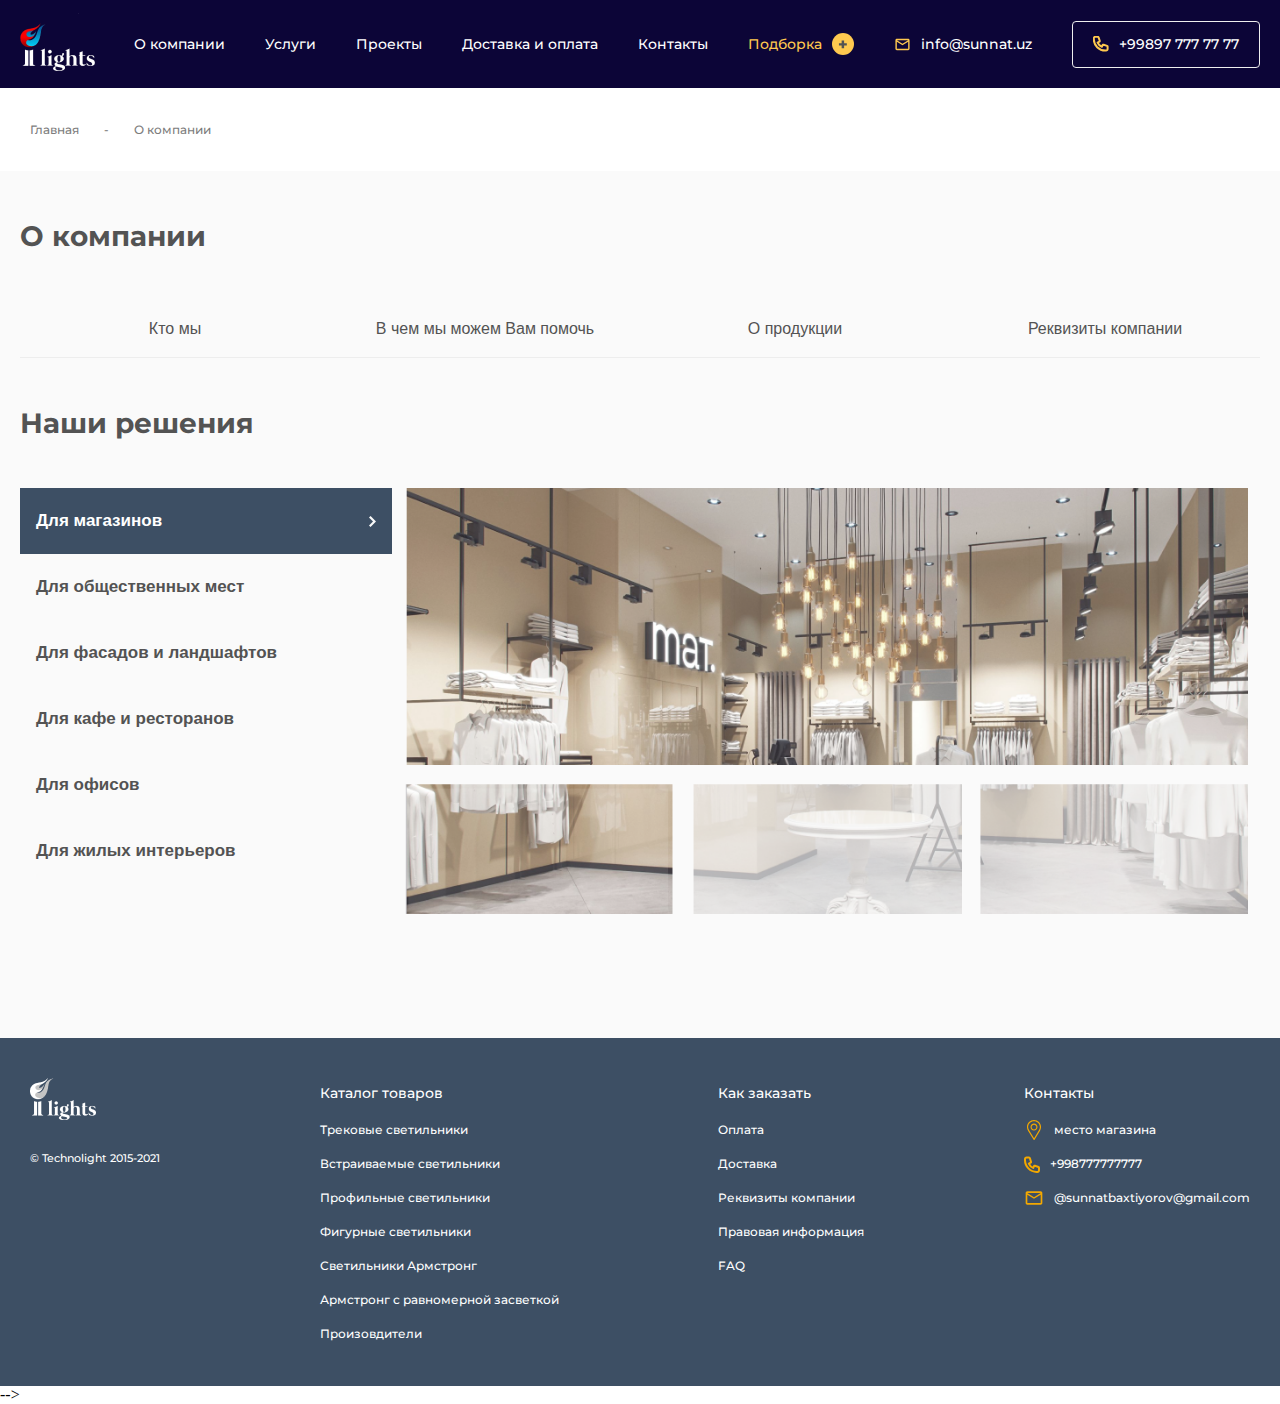
<file: about.html>
<!DOCTYPE html>
<html lang="en">
<head>
    <meta charset="UTF-8">
    <meta http-equiv="X-UA-Compatible" content="IE=edge">
    <meta name="viewport" content="width=device-width, initial-scale=1.0">
    <title>О компании</title>
    <link rel="stylesheet" href="style/main.css">
</head>
<body>
    <section class="top">
        <div class="container">
            <header class="header">
                <a class="logo" href="">
                <img src="img/logo.png" alt="logo">  
                </a>
                <nav id="nav" class="nav">
                    <a href="" class="nav__link">О компании </a>
                    <a href="" class="nav__link">Услуги </a>
                    <a href="" class="nav__link">Проекты</a>
                    <a href="" class="nav__link">Доставка и оплата</a>
                    <a href="" class="nav__link">Контакты</a>
                    <a href="" class="nav__link nav__link_yellow">
                        Подборка 
                        <svg width="22" height="22" viewBox="0 0 22 22" fill="none" xmlns="http://www.w3.org/2000/svg">
                            <circle cx="11" cy="11" r="11" fill="#FFC94F"/>
                            <path d="M14.816 12.568H12.112V15.208H9.648V12.568H6.928V10.232H9.648V7.592H12.112V10.232H14.816V12.568Z" fill="#535353"/>
                        </svg>       
                    </a>
                    <a href="" mailto="info@i-lights.ru" class="nav__link ">
                        <svg width="17" height="17" viewBox="0 0 17 17" fill="none" xmlns="http://www.w3.org/2000/svg">
                            <path fill-rule="evenodd" clip-rule="evenodd" d="M15.5832 4.25004C15.5832 3.47087 14.9457 2.83337 14.1665 2.83337H2.83317C2.054 2.83337 1.4165 3.47087 1.4165 4.25004V12.75C1.4165 13.5292 2.054 14.1667 2.83317 14.1667H14.1665C14.9457 14.1667 15.5832 13.5292 15.5832 12.75V4.25004ZM14.1665 4.25003L8.49982 7.7917L2.83316 4.25003H14.1665ZM14.1665 12.75H2.83316V5.6667L8.49982 9.20836L14.1665 5.6667V12.75Z" fill="#FFC94F"/>
                        </svg>
                        info@sunnat.uz                        
                    </a>
    
                    <a class="nav__link btn" href="">
                        <svg width="16" height="16" viewBox="0 0 16 16" fill="none" xmlns="http://www.w3.org/2000/svg">
                            <g clip-path="url(#clip0)">
                            <path d="M0.799805 2.33338C0.799805 1.92672 0.961349 1.5367 1.24891 1.24915C1.53646 0.961593 1.92648 0.800049 2.33314 0.800049H4.8478C5.00864 0.800169 5.16537 0.850873 5.29581 0.944985C5.42624 1.0391 5.52378 1.17185 5.5746 1.32445L6.72307 4.76908C6.78126 4.94414 6.77438 5.13431 6.70369 5.30471C6.633 5.4751 6.50323 5.6143 6.3382 5.69674L4.60784 6.56308C5.45601 8.44029 6.95956 9.94381 8.83676 10.792L9.70308 9.06165C9.78556 8.89661 9.92476 8.76685 10.0952 8.69613C10.2656 8.62549 10.4557 8.61861 10.6308 8.67677L14.0754 9.82525C14.2281 9.87613 14.361 9.97373 14.4551 10.1044C14.5492 10.2349 14.5998 10.3918 14.5998 10.5528V13.0667C14.5998 13.4734 14.4383 13.8634 14.1507 14.1509C13.8632 14.4385 13.4732 14.6 13.0664 14.6H12.2998C5.94874 14.6 0.799805 9.45109 0.799805 3.10005V2.33338Z" stroke="#FFC94F" stroke-width="2" stroke-linecap="round" stroke-linejoin="round"/>
                            </g>
                            <defs>
                            <clipPath id="clip0">
                            <rect width="16" height="16" fill="white"/>
                            </clipPath>
                            </defs>
                        </svg>
                        +99897 777 77 77                        
                    </a>
    
                    <span onclick="closeBurger()" id="close-burger">
                    +
                            
                    </span>
                </nav>
                <span onclick="openBurger()" id="burger">
                    <svg width="29" height="19" viewBox="0 0 29 19" fill="none" xmlns="http://www.w3.org/2000/svg">
                        <line y1="9.5" x2="29" y2="9.5" stroke="#FFC94F"/>
                        <line y1="18.5" x2="29" y2="18.5" stroke="#FFC94F"/>
                        <line y1="0.5" x2="29" y2="0.5" stroke="#FFC94F"/>
                        <line y1="0.5" x2="29" y2="0.5" stroke="black" stroke-opacity="0.2"/>
                        </svg>
                        
                </span>
            </header>
        </div>
    </section>
    <div class="container">
        <div class="location">
            <p><a class="location" href="index.html">Главная</a>  </p>
             -   
            <p><a class="location" href="#">О компании</a></p>
        </div>
    </div>
    <main class="main">
        <div class="container">
            <div class="title">
                <h3>О компании</h3>
            </div>
            <div class="tab">
                <button class="tablinks" onclick="openCity(event, 'London')">Кто мы</button>
                <button class="tablinks" onclick="openCity(event, 'Paris')">В чем мы можем Вам помочь</button>
                <button class="tablinks" onclick="openCity(event, 'Tokyo')">О продукции</button>
                <button class="tablinks" onclick="openCity(event, 'Surinam')">Реквизиты компании</button>
            </div>
            <div id="London" class="tabcontent">
                <p>Мы ценим Ваше время, поэтому, коротко о главном.

                    Наша компания была образована с целью предложить Российскому рынку профессиональные светотехнические решения для освещения магазинов, офисов и объектов общественно-развлекательного назначения. Сегодня мы поставляем осветительное оборудование различных ценовых категорий из стран Юго-Восточной Азии и Европы, а так же являемся дистрибьюторами лучших Российских производителей. А среди наших клиентов, сетевые и частные магазины одежды и обуви, продуктовые магазины, торговые и офисные центры, представители индустрии красоты и здоровья, кафе, рестораны, отели, коттеджные поселки и частные заказчики.
                    
                    Мы предоставляем полный комплекс услуг в освещении от идеи до поставки: проектируем, подбираем оборудование, разрабатываем концепцию освещения и осуществляем поставку.
                    
                    Основная наша специализация - это коммерческое освещение, т.е. поставки освещения для тех мест, где люди работают, занимаются спортом, совершают покупки, проводят досуг и отдыхают. А стилистические направления, которые мы охватываем начинаются со специальных светильников для функционального использования и доходят до дизайнерских светильников от всемирно известных производителей.
                    
                    </p>
            </div>
              
            <div id="Paris" class="tabcontent">
                <p>Обратившись в нашу компанию Вы, в первую очередь получите доброжелательный подход и профессиональный сервис в подборе оборудования для ваших задач. Мы поможем в проектировании, сделаем светотехнический расчет и осуществим поставку оборудования. Среди прочих услуг, которые мы оказываем можно выделить светодизайн, разработку концепции освещения, а так же мониторинг и модернизация существующих систем освещения.

                    В состав проекта освещения входят расчет освещенности в специальных программах, предоставление планов расстановки осветительного оборудования и составление спецификации осветительных приборов.
                    
                    Концепция освещения и светодизайн нужны для решения задач связанных с созданием художественной или особой атмосферы за счет света. Мониторинг и модернизация освещения могут быть полезны при переходе со стандартного освещения на светодиодное. Мы можем рассчитать энергоэффективность и продумать как модернизировать существующие светильники для повышения их яркости и эффективности.</p>
            </div>
              
            <div id="Tokyo" class="tabcontent">
                <p>Наша компания была образована с целью предложить Российскому рынку профессиональные светотехнические решения для освещения магазинов, офисов и объектов общественно-развлекательного назначения. Сегодня мы поставляем осветительное оборудование различных ценовых категорий из стран Юго-Восточной Азии и Европы, а так же являемся дистрибьюторами лучших Российских производителей. А среди наших клиентов, сетевые и частные магазины одежды и обуви, продуктовые магазины, торговые и офисные центры, представители индустрии красоты и здоровья, кафе, рестораны, отели, коттеджные поселки и частные заказчики.

                    Мы предоставляем полный комплекс услуг в освещении от идеи до поставки: проектируем, подбираем оборудование, разрабатываем концепцию освещения и осуществляем поставку.
                    
                    Основная наша специализация - это коммерческое освещение, т.е. поставки освещения для тех мест, где люди работают, занимаются спортом, совершают покупки, проводят досуг и отдыхают. А стилистические направления, которые мы охватываем начинаются со специальных светильников для функционального использования и доходят до дизайнерских светильников от всемирно известных производителей.</p>
            </div>

            <div id="Surinam" class="tabcontent">
               
                <p>
                    Мы ценим Ваше время, поэтому, коротко о главном.

Основная наша специализация - это коммерческое освещение, т.е. поставки освещения для тех мест, где люди работают, занимаются спортом, совершают покупки, проводят досуг и отдыхают. А стилистические направления, которые мы охватываем начинаются со специальных светильников для функционального использования и доходят до дизайнерских светильников от всемирно известных производителей.
                </p>
            </div>
            <div class="title">
                <h3>Наши решения</h3>
            </div>
            <div class="solution-group">
                <h2 class="solution-title">
                    Картинки
                </h2>
                <div class="solution-img">
                    <h3>Для магазинов</h3>
                    <img src="img/Картинка (2).png" alt="">
                </div>
                <div class="solution-img">
                    <h3>Для общественных мест</h3>
                    <img src="img/Картинка (2).png" alt="">
                </div>
                <div class="solution-img">
                    <h3>Для жилых интерьеров</h3>
                    <img src="img/Картинка (2).png" alt="">
                </div>
                <div class="solution-img">
                    <h3>Для офисов</h3>
                    <img src="img/Картинка (2).png" alt="">
                </div>
            </div>
            <div class="solution">
               
                <div class="tab-2">
                    <button class="tablinkss" onclick="opensCity(event, 'Madrid')" id="defaultsOpen">
                        Для магазинов
                        <svg width="7" height="11" viewBox="0 0 7 11" fill="none" xmlns="http://www.w3.org/2000/svg">
                            <path fill-rule="evenodd" clip-rule="evenodd" d="M7 5.5L1.5 11L-6.55671e-08 9.5L4 5.5L-4.15258e-07 1.5L1.6 -6.99382e-08L7 5.5Z" fill="#F9F9F9"/>
                        </svg>
                            
                     </button>
                    <button class="tablinkss" onclick="opensCity(event, 'Moscow')">
                        Для общественных мест
                        <svg width="7" height="11" viewBox="0 0 7 11" fill="none" xmlns="http://www.w3.org/2000/svg">
                            <path fill-rule="evenodd" clip-rule="evenodd" d="M7 5.5L1.5 11L-6.55671e-08 9.5L4 5.5L-4.15258e-07 1.5L1.6 -6.99382e-08L7 5.5Z" fill="#F9F9F9"/>
                        </svg>
                    </button>
                    <button class="tablinkss" onclick="opensCity(event, 'Seul')">
                        Для фасадов и ландшафтов
                        <svg width="7" height="11" viewBox="0 0 7 11" fill="none" xmlns="http://www.w3.org/2000/svg">
                            <path fill-rule="evenodd" clip-rule="evenodd" d="M7 5.5L1.5 11L-6.55671e-08 9.5L4 5.5L-4.15258e-07 1.5L1.6 -6.99382e-08L7 5.5Z" fill="#F9F9F9"/>
                        </svg>
                    </button>
                    <button class="tablinkss" onclick="opensCity(event, 'Madrid')" id="defaultsOpen">
                        Для кафе и ресторанов
                        <svg width="7" height="11" viewBox="0 0 7 11" fill="none" xmlns="http://www.w3.org/2000/svg">
                            <path fill-rule="evenodd" clip-rule="evenodd" d="M7 5.5L1.5 11L-6.55671e-08 9.5L4 5.5L-4.15258e-07 1.5L1.6 -6.99382e-08L7 5.5Z" fill="#F9F9F9"/>
                        </svg>
                    </button>
                    <button class="tablinkss" onclick="opensCity(event, 'Moscow')">
                        Для офисов
                        <svg width="7" height="11" viewBox="0 0 7 11" fill="none" xmlns="http://www.w3.org/2000/svg">
                            <path fill-rule="evenodd" clip-rule="evenodd" d="M7 5.5L1.5 11L-6.55671e-08 9.5L4 5.5L-4.15258e-07 1.5L1.6 -6.99382e-08L7 5.5Z" fill="#F9F9F9"/>
                        </svg>
                    </button>
                    <button class="tablinkss" onclick="opensCity(event, 'Seul')">
                        Для жилых интерьеров
                        <svg width="7" height="11" viewBox="0 0 7 11" fill="none" xmlns="http://www.w3.org/2000/svg">
                            <path fill-rule="evenodd" clip-rule="evenodd" d="M7 5.5L1.5 11L-6.55671e-08 9.5L4 5.5L-4.15258e-07 1.5L1.6 -6.99382e-08L7 5.5Z" fill="#F9F9F9"/>
                        </svg>
                    </button>
                  </div>
                  
                  <div id="Madrid" class="tabcontents">
                    <img src="img/Картинка (2).png" alt="">
                  </div>
                  
                  <div id="Moscow" class="tabcontents">
                    <img src="img/Картинка.png" alt="">
                  </div>
                  
                  <div id="Seul" class="tabcontents">
                    <img src="img/Картинка (3).png" alt="">
                  </div>
                  <div id="Madrid" class="tabcontents">
                    <img src="img/Картинка.png" alt="">
                  </div>
                  
                  <div id="Moscow" class="tabcontents">
                    <img src="img/Картинка.png" alt="">
                  </div>
                  
                  <div id="Seul" class="tabcontents">
                    <img src="img/Картинка (3).png" alt="">
                  </div>
            </div>
        </div>
    </main>
     <section class="bottom">
        <div class="container">
            <footer class="footer">
                <div class="catalog">
                    <a href="#">
                        <img src="img/logo-footer 2.png" alt="">
                    </a>
                    <p class="copy">
                        © Technolight 2015-2021
                    </p>
                </div>
                <div class="catalog">
                    <h4 class="catalog__title">
                            
                        Каталог товаров

                    </h4>
                    <a href="#" class="catalog__link">
                        Трековые светильники
                    </a>
                    <a href="#" class="catalog__link">
                        Встраиваемые светильники
                    </a>
                    <a href="#" class="catalog__link">
                        Профильные светильники
                    </a>
                    <a href="#" class="catalog__link">
                        Фигурные светильники
                    </a>
                    <a href="#" class="catalog__link">
                        Светильники Армстронг
                    </a>
                    <a href="#" class="catalog__link">
                        Армстронг с равномерной засветкой
                    </a>
                    <a href="#" class="catalog__link">
                        Произовдители
                    </a>
                </div>
                <div class="catalog">
                    <h4 class="catalog__title">
                        Как заказать
                    </h4>
                    <a href="#" class="catalog__link">
                        Оплата
                    </a>
                    <a href="#" class="catalog__link">
                        Доставка
                    </a>
                    <a href="#" class="catalog__link">
                        Реквизиты компании
                    </a>
                    <a href="#" class="catalog__link">
                        Правовая информация
                    </a>
                    <a href="#" class="catalog__link">
                        FAQ
                    </a>
                </div>
                <div class="catalog">
                    <h4 class="catalog__title">
                        Контакты
                    </h4>
                    <a href="#" class="catalog__link">
                        <svg width="20" height="20" viewBox="0 0 20 20" fill="none" xmlns="http://www.w3.org/2000/svg">
                            <path d="M10 0C6.12297 0 2.96875 3.15422 2.96875 7.03125C2.96875 8.34117 3.3316 9.61953 4.01832 10.7286L9.59977 19.723C9.70668 19.8953 9.89504 20 10.0976 20C10.0992 20 10.1007 20 10.1023 20C10.3066 19.9984 10.4954 19.8905 10.6003 19.7152L16.0395 10.6336C16.6883 9.54797 17.0312 8.30231 17.0312 7.03125C17.0312 3.15422 13.877 0 10 0ZM15.0338 10.032L10.0887 18.2885L5.01434 10.1112C4.44273 9.18805 4.13281 8.12305 4.13281 7.03125C4.13281 3.80039 6.76914 1.16406 10 1.16406C13.2309 1.16406 15.8633 3.80039 15.8633 7.03125C15.8633 8.09066 15.5738 9.12844 15.0338 10.032Z" fill="#F3A800"/>
                            <path d="M10 3.51562C8.06148 3.51562 6.48438 5.09273 6.48438 7.03125C6.48438 8.95738 8.03582 10.5469 10 10.5469C11.9884 10.5469 13.5156 8.93621 13.5156 7.03125C13.5156 5.09273 11.9385 3.51562 10 3.51562ZM10 9.38281C8.7009 9.38281 7.64844 8.32684 7.64844 7.03125C7.64844 5.73891 8.70766 4.67969 10 4.67969C11.2923 4.67969 12.3477 5.73891 12.3477 7.03125C12.3477 8.30793 11.3197 9.38281 10 9.38281Z" fill="#F3A800"/>
                        </svg>

                        место магазина
                            
                    </a>
                    <a href="#" class="catalog__link">
                        <svg width="16" height="17" viewBox="0 0 16 17" fill="none" xmlns="http://www.w3.org/2000/svg">
                            <path d="M1 3.17588C1 2.75378 1.16389 2.34896 1.45561 2.0505C1.74733 1.75203 2.143 1.58435 2.55556 1.58435H5.10667C5.26984 1.58448 5.42884 1.6371 5.56117 1.73479C5.69349 1.83247 5.79244 1.97026 5.844 2.12865L7.00911 5.70401C7.06814 5.88572 7.06116 6.08311 6.98944 6.25997C6.91773 6.43683 6.78608 6.58131 6.61867 6.66688L4.86322 7.5661C5.72369 9.51455 7.24902 11.0751 9.15344 11.9556L10.0323 10.1595C10.116 9.98819 10.2572 9.8535 10.4301 9.7801C10.6029 9.70678 10.7959 9.69964 10.9734 9.76L14.468 10.9521C14.6229 11.0049 14.7577 11.1062 14.8532 11.2418C14.9487 11.3773 15 11.5401 15 11.7073V14.3165C15 14.7387 14.8361 15.1435 14.5444 15.4419C14.2527 15.7404 13.857 15.9081 13.4444 15.9081H12.6667C6.22356 15.9081 1 10.5637 1 3.97164V3.17588Z" stroke="#F3A800" stroke-width="2" stroke-linecap="round" stroke-linejoin="round"/>
                        </svg>
                         +998777777777   
                    </a>
                    <a href="#" class="catalog__link">
                        <svg width="20" height="20" viewBox="0 0 20 20" fill="none" xmlns="http://www.w3.org/2000/svg">
                            <path fill-rule="evenodd" clip-rule="evenodd" d="M18.3337 5.00004C18.3337 4.08337 17.5837 3.33337 16.667 3.33337H3.33366C2.41699 3.33337 1.66699 4.08337 1.66699 5.00004V15C1.66699 15.9167 2.41699 16.6667 3.33366 16.6667H16.667C17.5837 16.6667 18.3337 15.9167 18.3337 15V5.00004ZM16.667 5.00003L10.0003 9.1667L3.33365 5.00003H16.667ZM16.667 15.0001H3.33365V6.66672L10.0003 10.8334L16.667 6.66672V15.0001Z" fill="#F3A800"/>
                        </svg>
                         @sunnatbaxtiyorov@gmail.com   
                    </a>
                </div>
            </footer>
        </div>
    </section> -->
    <script>


        function openBurger(){
            const burger = document.getElementById('nav')
            burger.classList.add('active')
        }
        function closeBurger(){
            const burger = document.getElementById('nav')
            burger.classList.remove('active')
        }

        function openCity(evt, cityName) {
        // Declare all variables
        var i, tabcontent, tablinks;

        // Get all elements with class="tabcontent" and hide them
        tabcontent = document.getElementsByClassName("tabcontent");
        for (i = 0; i < tabcontent.length; i++) {
            tabcontent[i].style.display = "none";
        }

        // Get all elements with class="tablinks" and remove the class "active"
        tablinks = document.getElementsByClassName("tablinks");
        for (i = 0; i < tablinks.length; i++) {
            tablinks[i].className = tablinks[i].className.replace(" active", "");
        }

        // Show the current tab, and add an "active" class to the button that opened the tab
        document.getElementById(cityName).style.display = "block";
        evt.currentTarget.className += " active";
}
function opensCity(evt, cityName) {
  var i, tabcontents, tablinkss;
  tabcontents = document.getElementsByClassName("tabcontents");
  for (i = 0; i < tabcontents.length; i++) {
    tabcontents[i].style.display = "none";
  }
  tablinkss = document.getElementsByClassName("tablinkss");
  for (i = 0; i < tablinkss.length; i++) {
    tablinkss[i].className = tablinkss[i].className.replace(" active", "");
  }
  document.getElementById(cityName).style.display = "block";
  evt.currentTarget.className += " active";
}

// Get the element with id="defaultOpen" and click on it
document.getElementById("defaultsOpen").click();
    </script>
</body>
</html>
</file>
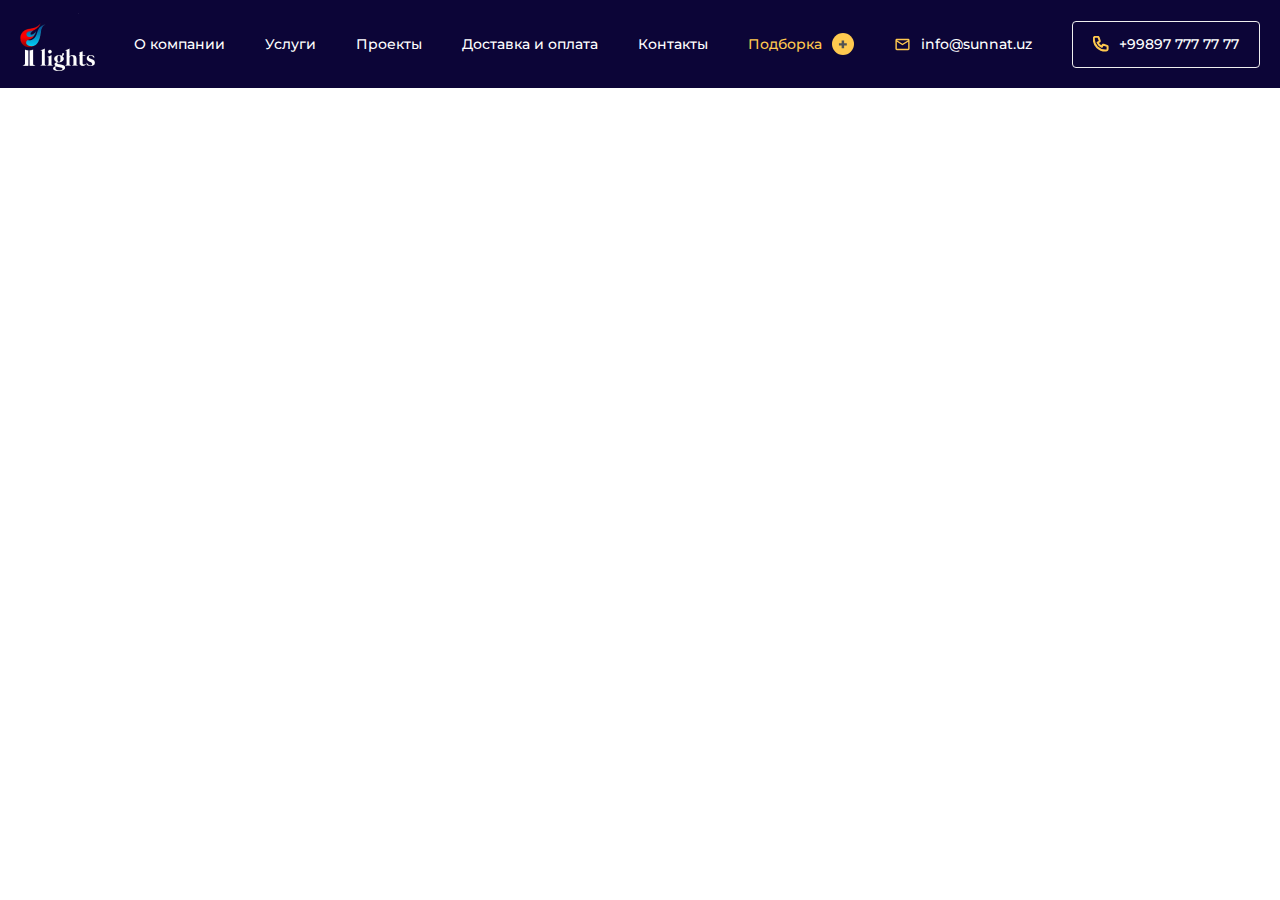
<file: services.html>
<!DOCTYPE html>
<html lang="en">
<head>
    <meta charset="UTF-8">
    <meta http-equiv="X-UA-Compatible" content="IE=edge">
    <meta name="viewport" content="width=device-width, initial-scale=1.0">
    <title>Услуги</title>
    <link rel="stylesheet" href="style/main.css">
</head>
<body>
    <section class="top">
        <div class="container">
            <header class="header">
                <a class="logo" href="">
                <img src="img/logo.png" alt="logo">  
                </a>
                <nav id="nav" class="nav">
                    <a href="" class="nav__link">О компании </a>
                    <a href="" class="nav__link">Услуги </a>
                    <a href="" class="nav__link">Проекты</a>
                    <a href="" class="nav__link">Доставка и оплата</a>
                    <a href="" class="nav__link">Контакты</a>
                    <a href="" class="nav__link nav__link_yellow">
                        Подборка 
                        <svg width="22" height="22" viewBox="0 0 22 22" fill="none" xmlns="http://www.w3.org/2000/svg">
                            <circle cx="11" cy="11" r="11" fill="#FFC94F"/>
                            <path d="M14.816 12.568H12.112V15.208H9.648V12.568H6.928V10.232H9.648V7.592H12.112V10.232H14.816V12.568Z" fill="#535353"/>
                        </svg>       
                    </a>
                    <a href="" mailto="info@i-lights.ru" class="nav__link ">
                        <svg width="17" height="17" viewBox="0 0 17 17" fill="none" xmlns="http://www.w3.org/2000/svg">
                            <path fill-rule="evenodd" clip-rule="evenodd" d="M15.5832 4.25004C15.5832 3.47087 14.9457 2.83337 14.1665 2.83337H2.83317C2.054 2.83337 1.4165 3.47087 1.4165 4.25004V12.75C1.4165 13.5292 2.054 14.1667 2.83317 14.1667H14.1665C14.9457 14.1667 15.5832 13.5292 15.5832 12.75V4.25004ZM14.1665 4.25003L8.49982 7.7917L2.83316 4.25003H14.1665ZM14.1665 12.75H2.83316V5.6667L8.49982 9.20836L14.1665 5.6667V12.75Z" fill="#FFC94F"/>
                        </svg>
                        info@sunnat.uz                        
                    </a>
    
                    <a class="nav__link btn" href="">
                        <svg width="16" height="16" viewBox="0 0 16 16" fill="none" xmlns="http://www.w3.org/2000/svg">
                            <g clip-path="url(#clip0)">
                            <path d="M0.799805 2.33338C0.799805 1.92672 0.961349 1.5367 1.24891 1.24915C1.53646 0.961593 1.92648 0.800049 2.33314 0.800049H4.8478C5.00864 0.800169 5.16537 0.850873 5.29581 0.944985C5.42624 1.0391 5.52378 1.17185 5.5746 1.32445L6.72307 4.76908C6.78126 4.94414 6.77438 5.13431 6.70369 5.30471C6.633 5.4751 6.50323 5.6143 6.3382 5.69674L4.60784 6.56308C5.45601 8.44029 6.95956 9.94381 8.83676 10.792L9.70308 9.06165C9.78556 8.89661 9.92476 8.76685 10.0952 8.69613C10.2656 8.62549 10.4557 8.61861 10.6308 8.67677L14.0754 9.82525C14.2281 9.87613 14.361 9.97373 14.4551 10.1044C14.5492 10.2349 14.5998 10.3918 14.5998 10.5528V13.0667C14.5998 13.4734 14.4383 13.8634 14.1507 14.1509C13.8632 14.4385 13.4732 14.6 13.0664 14.6H12.2998C5.94874 14.6 0.799805 9.45109 0.799805 3.10005V2.33338Z" stroke="#FFC94F" stroke-width="2" stroke-linecap="round" stroke-linejoin="round"/>
                            </g>
                            <defs>
                            <clipPath id="clip0">
                            <rect width="16" height="16" fill="white"/>
                            </clipPath>
                            </defs>
                        </svg>
                        +99897 777 77 77                        
                    </a>
    
                    <span onclick="closeBurger()" id="close-burger">
                    +
                            
                    </span>
                </nav>
                <span onclick="openBurger()" id="burger">
                    <svg width="29" height="19" viewBox="0 0 29 19" fill="none" xmlns="http://www.w3.org/2000/svg">
                        <line y1="9.5" x2="29" y2="9.5" stroke="#FFC94F"/>
                        <line y1="18.5" x2="29" y2="18.5" stroke="#FFC94F"/>
                        <line y1="0.5" x2="29" y2="0.5" stroke="#FFC94F"/>
                        <line y1="0.5" x2="29" y2="0.5" stroke="black" stroke-opacity="0.2"/>
                        </svg>
                        
                </span>
            </header>
        </div>
    </section>
    
</body>
</html>
</file>
<file: style/main.css>
@import url("https://fonts.googleapis.com/css2?family=Montserrat:ital,wght@0,100;0,200;0,300;0,400;0,500;0,600;0,700;0,800;0,900;1,100;1,200;1,300;1,400;1,500;1,600;1,700;1,800;1,900&display=swap");
* {
  padding: 0;
  margin: 0;
  -webkit-box-sizing: border-box;
          box-sizing: border-box;
}

a {
  text-decoration: none;
}

.container {
  max-width: 1280px;
  margin: 0 auto;
  font-family: Montserrat,sans-serif;
}

.top {
  background: #0C0537;
  padding: 13px 20px;
}

.header {
  display: -webkit-box;
  display: -ms-flexbox;
  display: flex;
  -webkit-box-align: center;
      -ms-flex-align: center;
          align-items: center;
  -webkit-box-pack: justify;
      -ms-flex-pack: justify;
          justify-content: space-between;
}

.header .nav {
  display: -webkit-box;
  display: -ms-flexbox;
  display: flex;
}

.header .nav__link {
  display: -webkit-box;
  display: -ms-flexbox;
  display: flex;
  -webkit-box-align: center;
      -ms-flex-align: center;
          align-items: center;
  gap: 10px;
  font-family: Montserrat, sans-serif;
  font-style: normal;
  font-weight: 500;
  font-size: 14px;
  line-height: 17px;
  color: #FFFFFF;
  text-decoration: none;
  -webkit-transition: all 0.2s;
  transition: all 0.2s;
}

.header .nav__link_yellow {
  color: #FFC94F;
}

.header .nav__link:hover {
  color: #FFC94F;
}

.header .nav__link:not(:first-child) {
  margin-left: 40px;
}

.header .nav .btn {
  padding: 14px 20px;
  border: 1px solid #EFEFEF;
  -webkit-transition: all 0.2s;
  transition: all 0.2s;
  border-radius: 4px;
}

.header .nav .btn:hover {
  border-color: #FFC94F;
  color: #FFFFFF;
}

.header .nav #close-burger {
  display: none;
}

.header #burger {
  display: none;
}

.content {
  padding: 15px 20px;
}

.content .branch {
  font-weight: 500;
  font-size: 12px;
  line-height: 15px;
  color: #7C7C7C;
  text-decoration: none;
  margin: 15px 0px;
}

.main {
  background-color: rgba(229, 229, 229, 0.2);
  padding: 0px 20px;
  padding-bottom: 50px;
}

.main .title {
  font-weight: bold;
  font-size: 24px;
  line-height: 40px;
  color: #535353;
  padding: 45px 0px;
}

.main .title_md {
  font-weight: bold;
  font-size: 16px;
  line-height: 40px;
  color: #535353;
  padding: 0;
}

.yellow {
  color: #FFC94F;
}

.home {
  display: -webkit-box;
  display: -ms-flexbox;
  display: flex;
  -webkit-box-align: center;
      -ms-flex-align: center;
          align-items: center;
  padding: 0px 10px;
  -webkit-box-pack: justify;
      -ms-flex-pack: justify;
          justify-content: space-between;
}

.home .home-tab__title {
  font-weight: 800;
  font-size: 36px;
  line-height: 40px;
  color: #535353;
}

.home .home-tab__text {
  font-size: 14px;
  line-height: 22px;
  padding: 20px 0px;
  color: #535353;
}

.home .home-slide {
  display: -webkit-box;
  display: -ms-flexbox;
  display: flex;
  -webkit-box-align: end;
      -ms-flex-align: end;
          align-items: flex-end;
  gap: 10px;
}

.home .home-slide .column {
  display: -webkit-box;
  display: -ms-flexbox;
  display: flex;
  gap: 10px;
  -webkit-box-align: center;
      -ms-flex-align: center;
          align-items: center;
  -webkit-box-orient: vertical;
  -webkit-box-direction: normal;
      -ms-flex-direction: column;
          flex-direction: column;
}

.home .home-slide .img {
  width: 100%;
}

.home .home-slide .slider {
  border: 1px solid #EDEDED;
  border-radius: 3px;
  cursor: pointer;
  padding: 8px 12px;
  stroke: #535353;
  -webkit-transition: all 0.2s;
  transition: all 0.2s;
}

.home .home-slide .slider:hover {
  background-color: #3D4F64;
  stroke: white;
}

.catalog-title {
  display: -webkit-box;
  display: -ms-flexbox;
  display: flex;
  -webkit-box-align: center;
      -ms-flex-align: center;
          align-items: center;
  padding: 0px 10px;
  gap: 10px;
  font-weight: 800;
  margin-top: 100px;
  font-size: 20px;
  margin-bottom: 65px;
  line-height: 40px;
  color: #535353;
}

.catalog {
  display: -webkit-box;
  display: -ms-flexbox;
  display: flex;
  gap: 10px;
  padding: 0px 10px;
}

.catalog .catalog-group__yellow-text {
  font-weight: bold;
  font-size: 16px;
  line-height: 24px;
  margin-top: 20px;
  color: #FFC94F;
}

.catalog .catalog-group__text {
  font-size: 14px;
  line-height: 22px;
  max-width: 250px;
  color: #535353;
}

.btn-2 {
  padding: 14px 55px;
  font-weight: bold;
  font-size: 14px;
  line-height: 17px;
  color: #535353;
  background: #FFC94F;
  border: 1px solid #FFC94F;
  -webkit-transition: all 0.3s;
  transition: all 0.3s;
  border-radius: 2px;
  cursor: pointer;
}

.btn-2:hover {
  background-color: transparent;
}

.btn-2_blue {
  background: #3D4F64;
  border-radius: 2px;
  font-weight: bold;
  font-size: 14px;
  line-height: 17px;
  border: none;
  color: #FFFFFF;
  padding: 14px 70px;
  cursor: pointer;
  margin: 40px 0px;
}

.btn-2_blue:hover {
  opacity: 0.7;
}

.choise {
  font-weight: bold;
  font-size: 14px;
  line-height: 22px;
  color: #535353;
  padding: 10px  0px;
  -webkit-transition: all 0.2s;
  transition: all 0.2s;
  border-top: 1px solid #EFEFEF;
}

.choise:hover {
  color: #FFC94F;
}

.catalog-img {
  width: 100%;
}

.service-title {
  display: -webkit-box;
  display: -ms-flexbox;
  display: flex;
  -webkit-box-align: center;
      -ms-flex-align: center;
          align-items: center;
  padding: 0px 10px;
  gap: 10px;
  font-weight: 800;
  margin-top: 100px;
  font-size: 20px;
  margin-bottom: 65px;
  line-height: 40px;
  color: #535353;
}

.accordion {
  background-color: transparent;
  font-weight: bold;
  font-size: 16px;
  line-height: 40px;
  color: #535353;
  cursor: pointer;
  display: -webkit-box;
  display: -ms-flexbox;
  display: flex;
  -webkit-box-align: center;
      -ms-flex-align: center;
          align-items: center;
  gap: 50px;
  padding: 18px;
  width: 100%;
  text-align: left;
  border: none;
  outline: none;
  -webkit-transition: 0.4s;
  transition: 0.4s;
}

.panel {
  padding: 0 18px;
  background-color: white;
  display: none;
  overflow: hidden;
}

.panel__text {
  line-height: 24px;
  font-size: 14px;
  margin-left: 90px;
  color: #535353;
}

.news-title {
  display: -webkit-box;
  display: -ms-flexbox;
  display: flex;
  -webkit-box-align: center;
      -ms-flex-align: center;
          align-items: center;
  padding: 0px 10px;
  gap: 10px;
  font-weight: 800;
  margin-top: 100px;
  font-size: 20px;
  margin-bottom: 65px;
  line-height: 40px;
  color: #535353;
}

.card {
  position: relative;
  border: 1px solid #EAEAEA;
  padding: 20px;
  max-width: 300px;
  -webkit-transition: all 0.2s;
  transition: all 0.2s;
}

.card:hover {
  -webkit-box-shadow: 0px 0px 30px rgba(255, 201, 79, 0.3);
          box-shadow: 0px 0px 30px rgba(255, 201, 79, 0.3);
}

.card:hover .card__price {
  color: #FFC94F;
}

.card:hover .svg {
  fill: #FFC94F;
}

.card .data {
  position: absolute;
  top: 0;
  left: 0;
  font-weight: 600;
  font-size: 16px;
  line-height: 24px;
  color: #3D4F64;
  background-color: #FFC94F;
  padding: 5px 15px;
}

.card .card-img {
  margin: 70px auto;
}

.card__title {
  font-weight: bold;
  font-size: 14px;
  line-height: 22px;
  color: #535353;
}

.card__list {
  display: -webkit-box;
  display: -ms-flexbox;
  display: flex;
  -webkit-box-align: center;
      -ms-flex-align: center;
          align-items: center;
  gap: 10px;
  margin-top: 10px;
  font-weight: 300;
  font-size: 14px;
  line-height: 21px;
  color: #535353;
}

.card__price {
  display: -webkit-box;
  display: -ms-flexbox;
  display: flex;
  -webkit-box-align: center;
      -ms-flex-align: center;
          align-items: center;
  gap: 10px;
  font-weight: bold;
  font-size: 20px;
  line-height: 21px;
  -webkit-transition: all 0.2s;
  transition: all 0.2s;
  color: #535353;
  padding-top: 16px;
  padding-bottom: 60px;
}

.card__more {
  position: absolute;
  display: -webkit-box;
  display: -ms-flexbox;
  display: flex;
  -webkit-box-align: center;
      -ms-flex-align: center;
          align-items: center;
  bottom: 0;
  left: 0;
}

.card__btn {
  font-weight: bold;
  font-size: 24px;
  line-height: 45px;
  color: #535353;
  background: #FFFFFF;
  border: 1px solid #EAEAEA;
  padding: 0px 20px;
  cursor: pointer;
}

.card__btn-blue {
  background: #3D4F64;
  font-weight: bold;
  font-size: 14px;
  line-height: 17px;
  border: none;
  color: #FFFFFF;
  padding: 15px 83px;
  cursor: pointer;
}

.row {
  display: -webkit-box;
  display: -ms-flexbox;
  display: flex;
  -webkit-box-align: center;
      -ms-flex-align: center;
          align-items: center;
  -webkit-box-pack: justify;
      -ms-flex-pack: justify;
          justify-content: space-between;
  padding: 0px 15px;
}

.flex {
  display: -webkit-box;
  display: -ms-flexbox;
  display: flex;
  -webkit-box-align: center;
      -ms-flex-align: center;
          align-items: center;
  -webkit-box-pack: justify;
      -ms-flex-pack: justify;
          justify-content: space-between;
}

.document {
  display: -webkit-box;
  display: -ms-flexbox;
  display: flex;
  -webkit-box-align: center;
      -ms-flex-align: center;
          align-items: center;
}

.document__title {
  font-weight: 800;
  font-size: 20px;
  line-height: 24px;
  -webkit-transform: translateX(-66px);
          transform: translateX(-66px);
  color: #505050;
}

.center {
  text-align: center;
  margin: 0 auto;
  display: -webkit-box;
  display: -ms-flexbox;
  display: flex;
  -webkit-box-align: center;
      -ms-flex-align: center;
          align-items: center;
  -webkit-box-pack: center;
      -ms-flex-pack: center;
          justify-content: center;
  margin-top: 80px;
  margin-bottom: 30px;
}

.scroll {
  max-width: 850px;
  width: 100%;
  height: 150px;
  overflow-y: scroll;
}

.scroll::-webkit-scrollbar {
  width: 3px;
}

.scroll::-webkit-scrollbar-track {
  background-color: #E5E5E5;
}

.scroll::-webkit-scrollbar-thumb {
  background-color: #FFC94F;
}

.scroll .scroll-group {
  display: -webkit-box;
  display: -ms-flexbox;
  display: flex;
  -webkit-box-pack: justify;
      -ms-flex-pack: justify;
          justify-content: space-between;
  border-bottom: 1px solid #EFEFEF;
  padding: 0px 10px;
}

.scroll .scroll-group__btn {
  background: transparent;
  outline: transparent;
  border: none;
  cursor: pointer;
}

.scroll .scroll-group__downloader {
  display: -webkit-box;
  display: -ms-flexbox;
  display: flex;
  -webkit-box-align: center;
      -ms-flex-align: center;
          align-items: center;
  gap: 20px;
}

.scroll .scroll-group__title {
  font-weight: 500;
  font-size: 14px;
  line-height: 45px;
  color: #505050;
}

.scroll .scroll-group__text {
  font-weight: bold;
  font-size: 14px;
  line-height: 45px;
  color: #656565;
  cursor: pointer;
  -webkit-transition: all 0.3s;
  transition: all 0.3s;
}

.scroll .scroll-group__text:hover {
  color: #FFC94F;
}

.question {
  display: -webkit-box;
  display: -ms-flexbox;
  display: flex;
  -webkit-box-align: center;
      -ms-flex-align: center;
          align-items: center;
  -webkit-box-pack: center;
      -ms-flex-pack: center;
          justify-content: center;
  margin: 50px 0px;
  padding: 0px 15px;
}

.question .question-title {
  display: -webkit-box;
  display: -ms-flexbox;
  display: flex;
  -webkit-box-align: center;
      -ms-flex-align: center;
          align-items: center;
}

.question .question-title__text {
  font-weight: 800;
  max-width: 400px;
  font-size: 24px;
  line-height: 34px;
  -webkit-transform: translateX(-55px);
          transform: translateX(-55px);
  color: #535353;
}

.question .form {
  max-width: 350px;
  width: 100%;
  display: -webkit-box;
  display: -ms-flexbox;
  display: flex;
  -webkit-box-align: end;
      -ms-flex-align: end;
          align-items: flex-end;
  -webkit-box-orient: vertical;
  -webkit-box-direction: normal;
      -ms-flex-direction: column;
          flex-direction: column;
  gap: 15px;
}

.question .form .input {
  font-size: 14px;
  line-height: 17px;
  color: #535353;
  border: none;
  border-bottom: 1px solid #EFEFEF;
  padding: 10px;
  outline: none;
  width: 100%;
}

.question .form .textarea {
  font-size: 14px;
  line-height: 17px;
  color: #535353;
  border: none;
  border-bottom: 1px solid #EFEFEF;
  padding: 10px;
  outline: none;
  width: 100%;
}

.bottom {
  background-color: #3D4F64;
}

.footer {
  display: -webkit-box;
  display: -ms-flexbox;
  display: flex;
  padding: 40px 20px;
  -webkit-box-pack: justify;
      -ms-flex-pack: justify;
          justify-content: space-between;
  color: #FFFFFF;
}

.footer .copy {
  font-weight: 500;
  font-size: 11px;
  line-height: 18px;
  margin-top: 15px;
}

.footer .catalog {
  display: -webkit-box;
  display: -ms-flexbox;
  display: flex;
  -webkit-box-orient: vertical;
  -webkit-box-direction: normal;
      -ms-flex-direction: column;
          flex-direction: column;
  gap: 10px;
  -webkit-box-align: start;
      -ms-flex-align: start;
          align-items: flex-start;
}

.footer .catalog__title {
  font-weight: 500;
  font-size: 14px;
  line-height: 30px;
}

.footer .catalog__link {
  display: -webkit-box;
  display: -ms-flexbox;
  display: flex;
  -webkit-box-align: center;
      -ms-flex-align: center;
          align-items: center;
  gap: 10px;
  text-decoration: none;
  font-weight: 500;
  font-size: 12px;
  color: #FFFFFF;
  line-height: 24px;
}

.footer .catalog__link:hover {
  text-decoration: underline;
  color: #FFC94F;
}

.location {
  display: -webkit-box;
  display: -ms-flexbox;
  display: flex;
  -webkit-box-align: center;
      -ms-flex-align: center;
          align-items: center;
  gap: 10px;
  font-weight: 500;
  font-size: 12px;
  padding: 0px 15px;
  line-height: 15px;
  margin: 17px auto;
  text-decoration: none;
  color: #7C7C7C;
}

.main .title {
  font-weight: bold;
  font-size: 24px;
  line-height: 40px;
  color: #535353;
}

.tab {
  overflow: hidden;
  display: -webkit-box;
  display: -ms-flexbox;
  display: flex;
  -webkit-box-align: center;
      -ms-flex-align: center;
          align-items: center;
  -ms-flex-pack: distribute;
      justify-content: space-around;
}

/* Style the buttons that are used to open the tab content */
.tab button {
  background-color: inherit;
  float: left;
  border: none;
  outline: none;
  font-weight: 500;
  font-size: 16px;
  line-height: 40px;
  color: #535353;
  cursor: pointer;
  padding: 8px 16px;
  -webkit-transition: 0.3s;
  transition: 0.3s;
  width: 100%;
  border-bottom: 1px solid #EDEDED;
}

/* Change background color of buttons on hover */
.tab button:hover {
  color: blue;
}

/* Create an active/current tablink class */
.tab button.active {
  background-color: #3D4F64;
  color: #FFFFFF;
}

/* Style the tab content */
.tabcontent {
  display: none;
  padding: 6px 12px;
  border-top: none;
}

.tabcontent p {
  font-weight: 300;
  font-size: 14px;
  line-height: 24px;
  color: #535353;
}

.tab-2 {
  float: left;
  width: 30%;
  height: 300px;
}

.tab-2 svg {
  display: none;
}

.solution-group {
  display: none;
}

.solution-group .solution-title {
  font-weight: bold;
  font-size: 24px;
  line-height: 40px;
  color: #535353;
}

.solution-group .solution-img {
  font-weight: 800;
  font-size: 18px;
  line-height: 40px;
  color: #535353;
}

.solution-group .solution-img img {
  width: 100%;
}

.solution {
  height: 500px;
}

/* Style the buttons inside the tab */
.tab-2 button {
  display: block;
  background-color: inherit;
  color: black;
  padding: 22px 16px;
  width: 100%;
  border: none;
  display: -webkit-box;
  display: -ms-flexbox;
  display: flex;
  -webkit-box-align: center;
      -ms-flex-align: center;
          align-items: center;
  -webkit-box-pack: justify;
      -ms-flex-pack: justify;
          justify-content: space-between;
  outline: none;
  text-align: left;
  font-weight: bold;
  font-size: 14px;
  line-height: 22px;
  color: #535353;
  cursor: pointer;
  -webkit-transition: 0.3s;
  transition: 0.3s;
  font-size: 17px;
}

/* Change background color of buttons on hover */
.tab-2 button:hover {
  color: #5f5fee;
}

/* Create an active/current "tab button" class */
.tab-2 button.active {
  background-color: #3D4F64;
  color: #FFFFFF;
}

.tab-2 button.active svg {
  display: block;
}

/* Style the tab content */
.tabcontents {
  float: left;
  padding: 0px 12px;
  width: 70%;
  border-left: none;
  height: 300px;
}

.tabcontents img {
  width: 100%;
}

@media only screen and (max-width: 1200px) {
  .header .nav .btn {
    display: none;
  }
  .flex {
    display: -ms-grid;
    display: grid;
    -ms-grid-columns: 1fr 1fr;
        grid-template-columns: 1fr 1fr;
    gap: 20px;
  }
  .flex .card {
    margin: 0 auto;
  }
  .tab .tablinks {
    font-size: 14px;
  }
}

@media only screen and (max-width: 992px) {
  .header .nav {
    display: block;
  }
  .header .nav {
    position: absolute;
    top: 0;
    left: 0;
    right: 0;
    bottom: 0;
    background-color: #0C0537;
    display: -webkit-box;
    display: -ms-flexbox;
    display: flex;
    -webkit-box-orient: vertical;
    -webkit-box-direction: normal;
        -ms-flex-direction: column;
            flex-direction: column;
    -webkit-box-align: center;
        -ms-flex-align: center;
            align-items: center;
    gap: 20px;
    -webkit-box-pack: center;
        -ms-flex-pack: center;
            justify-content: center;
    -webkit-transform: translateY(-100%);
            transform: translateY(-100%);
    -webkit-transition: all 0.2s;
    transition: all 0.2s;
  }
  .header .nav .nav__link {
    font-size: 16px;
    margin: 0;
  }
  .header .nav .nav__link_yellow {
    position: relative;
    padding-bottom: 20px;
    width: 100%;
    font-weight: 600;
    display: -webkit-box;
    display: -ms-flexbox;
    display: flex;
    -webkit-box-pack: center;
        -ms-flex-pack: center;
            justify-content: center;
  }
  .header .nav .nav__link_yellow::after {
    content: '';
    position: absolute;
    right: 10px;
    left: 10px;
    bottom: 0;
    max-width: 100%;
    height: 1px;
    background-color: #8C8C8C;
  }
  .header .nav .btn {
    display: block;
  }
  .header .nav #close-burger {
    position: absolute;
    top: 20px;
    right: 20px;
    font-size: 50px;
    font-weight: 600;
    -webkit-transform: rotate(45deg);
            transform: rotate(45deg);
    display: block;
    color: #FFC94F;
    -webkit-transition: all 0.2s;
    transition: all 0.2s;
  }
  .header .nav #close-burger:hover {
    -webkit-transform: rotate(90deg);
            transform: rotate(90deg);
  }
  .header #burger {
    display: block;
  }
  .header .nav.active {
    -webkit-transform: translateX(0);
            transform: translateX(0);
  }
  .tab {
    -webkit-box-orient: vertical;
    -webkit-box-direction: normal;
        -ms-flex-direction: column;
            flex-direction: column;
  }
}

@media only screen and (max-width: 768px) {
  .solution {
    display: none;
  }
  .solution-group {
    display: block;
  }
  .footer {
    -webkit-box-orient: vertical;
    -webkit-box-direction: normal;
        -ms-flex-direction: column;
            flex-direction: column;
    gap: 20px;
  }
  .home {
    -webkit-box-orient: vertical;
    -webkit-box-direction: reverse;
        -ms-flex-direction: column-reverse;
            flex-direction: column-reverse;
    gap: 40px;
  }
  .home .home-slide {
    gap: 0px;
  }
  .row {
    -ms-flex-wrap: wrap;
        flex-wrap: wrap;
    -webkit-box-pack: center;
        -ms-flex-pack: center;
            justify-content: center;
    gap: 50px;
  }
  .question {
    -ms-flex-wrap: wrap;
        flex-wrap: wrap;
  }
  .question .form {
    max-width: inherit;
    -webkit-box-align: normal;
        -ms-flex-align: normal;
            align-items: normal;
  }
}

@media only screen and (max-width: 1280px) {
  .slider {
    display: none;
  }
  .catalog {
    -webkit-box-orient: vertical;
    -webkit-box-direction: reverse;
        -ms-flex-direction: column-reverse;
            flex-direction: column-reverse;
  }
}

@media only screen and (max-width: 620px) {
  .flex {
    -webkit-box-orient: vertical;
    -webkit-box-direction: normal;
        -ms-flex-direction: column;
            flex-direction: column;
    display: -webkit-box;
    display: -ms-flexbox;
    display: flex;
  }
  .accordion {
    -webkit-box-orient: vertical;
    -webkit-box-direction: normal;
        -ms-flex-direction: column;
            flex-direction: column;
    gap: 10px;
    text-align: center;
  }
  .scroll .scroll-group__text {
    display: none;
  }
}
/*# sourceMappingURL=main.css.map */
</file>
